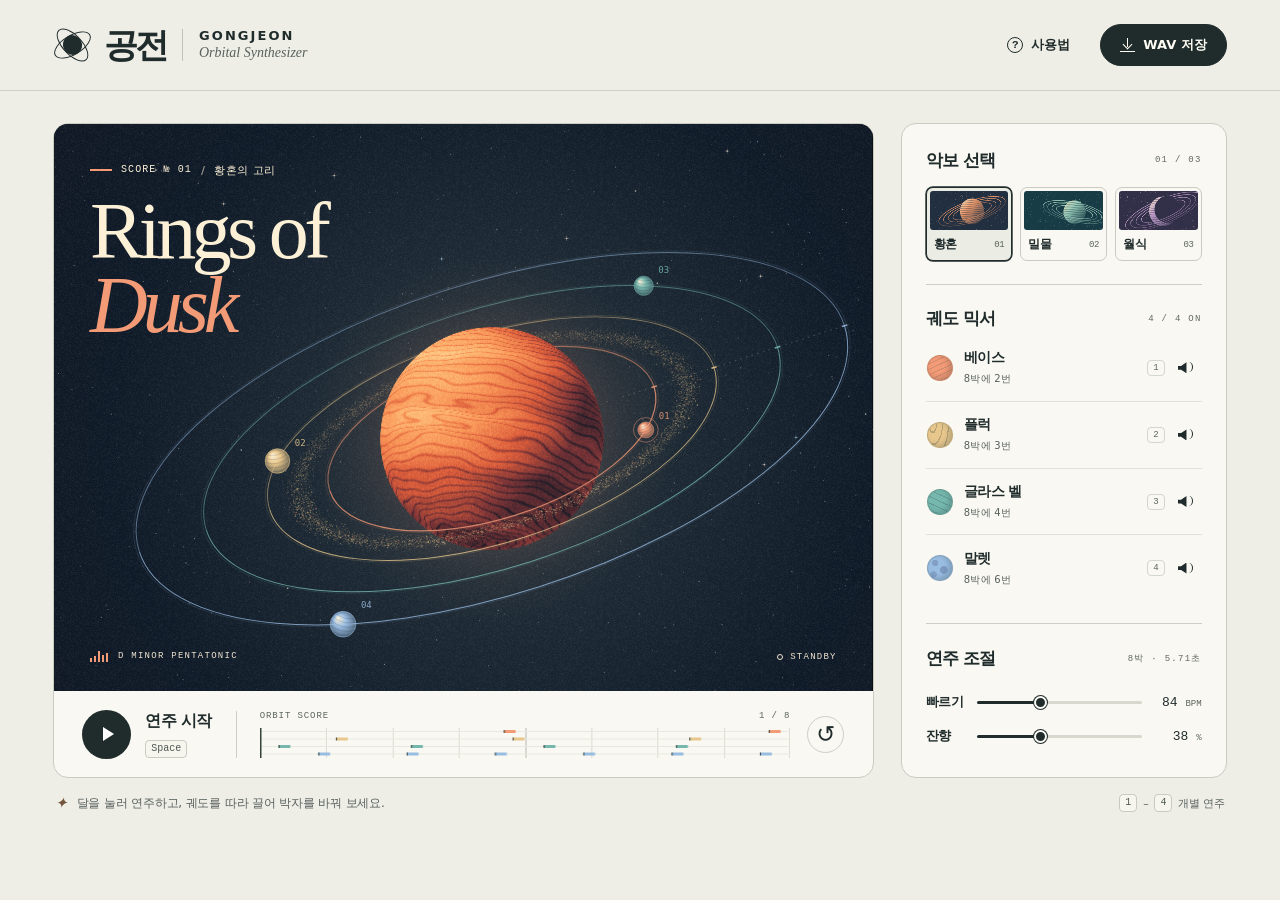
<file: index.html>
<!doctype html>
<html lang="ko">
<head>
  <meta charset="utf-8">
  <meta name="viewport" content="width=device-width, initial-scale=1">
  <meta name="theme-color" content="#edece5">
  <meta name="description" content="네 개의 달이 도는 속도와 위치로 연주하는 작은 궤도 악기, 공전.">
  <title>공전 · Gongjeon Orbital Synthesizer</title>
  <link rel="stylesheet" href="instrument.css">
  <script defer src="orbit-art.js"></script>
  <script defer src="orbit-sound.js"></script>
  <script defer src="instrument.js"></script>
</head>
<body>
  <header class="site-header">
    <div class="shell header-inner">
      <div class="identity">
        <i class="emblem" aria-hidden="true"><b></b></i>
        <h1>공전</h1>
        <div class="wordmark" lang="en"><strong>GONGJEON</strong><span>Orbital Synthesizer</span></div>
      </div>
      <div class="header-actions">
        <button class="help-button" id="help" type="button" aria-haspopup="dialog"><span class="help-icon" aria-hidden="true">?</span>사용법</button>
        <button class="export-button" id="export" type="button"><i class="download-icon" aria-hidden="true"></i><span>WAV 저장</span></button>
      </div>
    </div>
  </header>
  <main class="shell">
    <div class="workspace">
      <section class="instrument" aria-label="궤도 연주판">
        <div class="sky" id="sky">
          <canvas id="orbit" aria-label="네 개의 달이 움직이는 궤도 악보. 달을 눌러 소리를 내거나 궤도를 따라 끌어 박자를 바꿀 수 있습니다. 키보드로는 아래 궤도 믹서를 사용하세요."></canvas>
          <div class="poster-type">
            <div class="score-label"><span class="score-line"></span><span id="score-number">SCORE № 01</span><span class="score-separator">/</span><span id="score-name">황혼의 고리</span></div>
            <h2 lang="en"><span id="title-top">Rings of</span><em id="title-bottom">Dusk</em></h2>
          </div>
          <div class="poster-bottom"><span class="scale-icon" aria-hidden="true"><b></b><b></b><b></b><b></b><b></b></span><span id="scale-name">D MINOR PENTATONIC</span></div>
          <div class="stage-state"><i></i><span id="stage-state">STANDBY</span></div>
        </div>
        <div class="transport">
          <button id="play" type="button" class="play" aria-label="연주 시작" aria-pressed="false"><span class="play-dial"><i class="play-icon" aria-hidden="true"></i></span><span class="play-info"><strong id="play-label">연주 시작</strong><span><kbd>Space</kbd></span></span></button>
          <div class="roll">
            <div class="roll-head"><span lang="en">ORBIT SCORE</span><span id="position">1 / 8</span></div>
            <canvas id="sequence" aria-label="네 궤도의 음이 나타나는 여덟 박 악보"></canvas>
          </div>
          <button id="reset" class="reset" type="button" aria-label="현재 악보 초기화" title="현재 악보 초기화"><span aria-hidden="true">↺</span></button>
        </div>
      </section>
      <aside class="desk" aria-label="연주 설정">
        <section class="scores">
          <div class="section-heading"><h2>악보 선택</h2><span id="preset-count">01 / 03</span></div>
          <div class="preset-list" role="group" aria-label="악보 선택">
            <button type="button" data-preset="0" aria-label="황혼의 고리" aria-pressed="true"><canvas width="220" height="104" aria-hidden="true"></canvas><span><b>황혼</b><i>01</i></span></button>
            <button type="button" data-preset="1" aria-label="밀물의 파동" aria-pressed="false"><canvas width="220" height="104" aria-hidden="true"></canvas><span><b>밀물</b><i>02</i></span></button>
            <button type="button" data-preset="2" aria-label="보랏빛 월식" aria-pressed="false"><canvas width="220" height="104" aria-hidden="true"></canvas><span><b>월식</b><i>03</i></span></button>
          </div>
        </section>
        <section class="mix">
          <div class="section-heading"><h2>궤도 믹서</h2><span id="voice-count" lang="en">4 / 4 ON</span></div>
          <div id="voices"></div>
        </section>
        <section class="settings">
          <div class="section-heading"><h2>연주 조절</h2><span id="cycle-duration">8박 · 5.71초</span></div>
          <div class="parameter"><label for="tempo">빠르기</label><div class="slider"><input id="tempo" type="range" min="48" max="144" value="84"></div><output for="tempo" id="tempo-value">84 <small>BPM</small></output></div>
          <div class="parameter"><label for="space">잔향</label><div class="slider"><input id="space" type="range" min="0" max="100" value="38"></div><output for="space" id="space-value">38 <small>%</small></output></div>
        </section>
      </aside>
    </div>
    <footer class="instruction-strip">
      <span class="tip"><i class="pointer-icon" aria-hidden="true">✦</i>달을 눌러 연주하고, 궤도를 따라 끌어 박자를 바꿔 보세요.</span>
      <span class="keyboard-tip"><kbd>1</kbd><span>–</span><kbd>4</kbd> 개별 연주</span>
    </footer>
  </main>
  <dialog id="guide" aria-labelledby="guide-title">
    <div class="dialog-head"><h2 id="guide-title">공전 연주법</h2><form method="dialog"><button class="close" aria-label="닫기">×</button></form></div>
    <p>네 개의 달이 점선을 지날 때마다 음이 울립니다. 한 악보는 여덟 박이고, 그동안 달마다 도는 횟수가 달라요.</p>
    <dl>
      <dt>재생과 일시정지</dt><dd>재생 버튼이나 <kbd>Space</kbd>를 누르세요.</dd>
      <dt>한 음 연주</dt><dd>달이나 믹서의 악기 이름을 누르세요. <kbd>1</kbd>부터 <kbd>4</kbd>까지의 숫자 키로도 연주할 수 있어요. 스피커 버튼은 해당 궤도의 자동 연주를 끕니다.</dd>
      <dt>박자 바꾸기</dt><dd>달을 궤도 위에서 끌어 보세요. 키보드로는 믹서의 악기 이름에 초점을 두고 <kbd>←</kbd> <kbd>→</kbd>를 누르면 됩니다.</dd>
      <dt>한 바퀴 간직하기</dt><dd>WAV 저장을 누르면 지금 위치에서 시작하는 여덟 박과 마지막 음의 여운을 내려받습니다.</dd>
    </dl>
  </dialog>
  <div id="notice" role="status" aria-live="polite"></div>
</body>
</html>
</file>
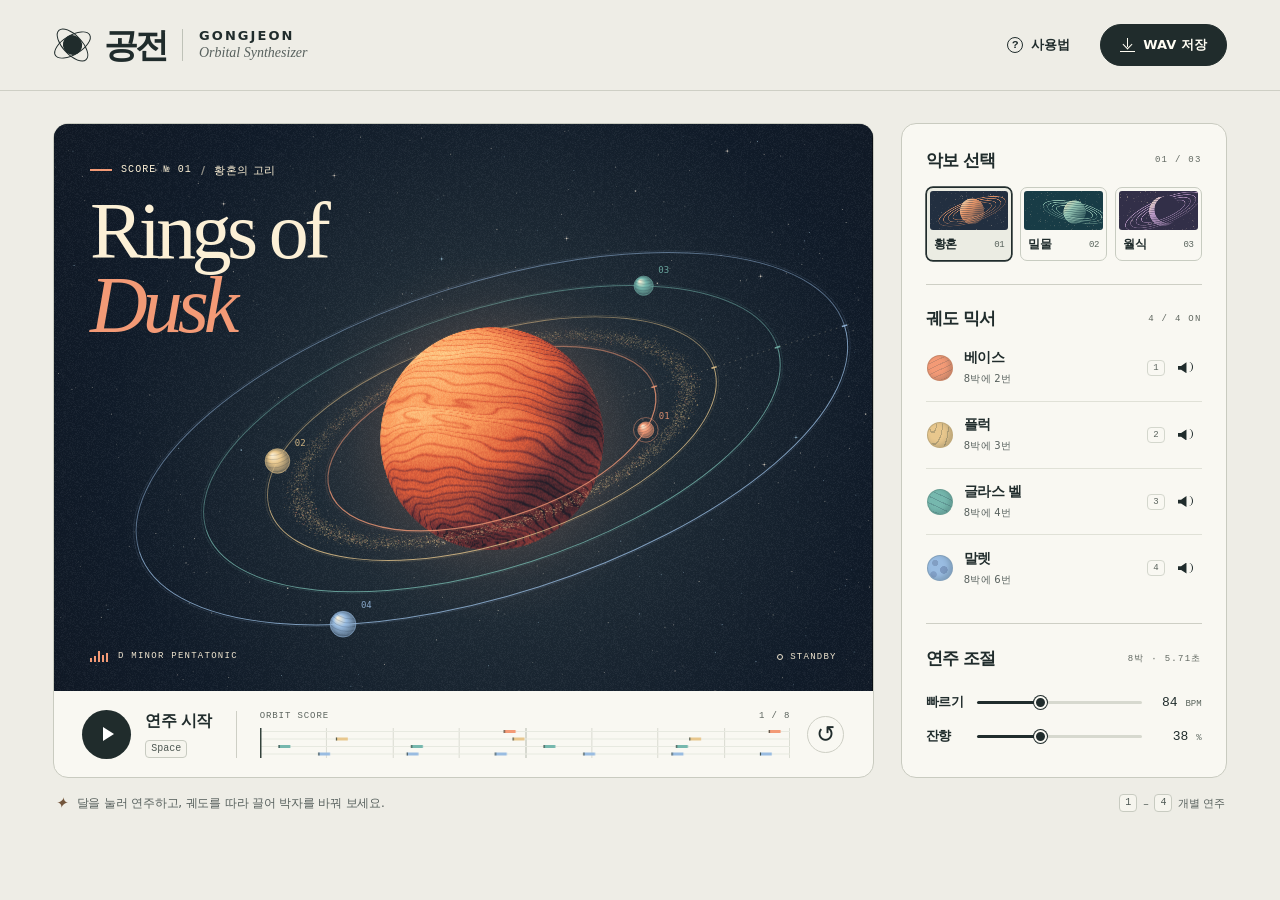
<file: 공전.html>
<!doctype html>
<html lang="ko">
<head>
  <meta charset="utf-8">
  <meta name="viewport" content="width=device-width, initial-scale=1">
  <meta name="theme-color" content="#edece5">
  <meta name="description" content="네 개의 달이 도는 속도와 위치로 연주하는 작은 궤도 악기, 공전.">
  <title>공전 · Gongjeon Orbital Synthesizer</title>
  <style>
:root {
  color-scheme: light;
  --paper: #eeede6;
  --panel: #f9f8f2;
  --ink: #202c2c;
  --muted: #58615e;
  --rule: #cecfc5;
  --accent: #c96a43;
  --mono: "IBM Plex Mono", "SFMono-Regular", Consolas, "Liberation Mono", monospace;
  --sans: "Instrument Sans", Pretendard, "Apple SD Gothic Neo", "Malgun Gothic", system-ui, sans-serif;
  font-family: var(--sans);
  color: var(--ink);
  background: var(--paper);
  -webkit-text-size-adjust: 100%;
}
* { box-sizing: border-box }
body { margin: 0; min-width: 260px }
button, input { font: inherit }
button { cursor: pointer; color: inherit; -webkit-tap-highlight-color: transparent }
button:disabled { cursor: wait; opacity: .65 }
button:focus-visible, input:focus-visible { outline: 3px solid #007d8c; outline-offset: 4px }
button { touch-action: manipulation }
.shell { width: min(100%, 1672px); margin-inline: auto; padding-inline: clamp(20px, 4.15vw, 72px) }
.site-header { border-bottom: 1px solid var(--rule) }
.header-inner, .identity, .header-actions, .help-button, .export-button { display: flex; align-items: center }
.header-inner { min-height: clamp(76px, 10vh, 100px); justify-content: space-between; gap: 12px }
.identity { gap: 12px }
.identity h1 { margin: 0; font-size: 34px; font-weight: 800; letter-spacing: -.09em; line-height: 1 }
.wordmark { margin-left: 4px; border-left: 1px solid #bfc2b8; padding-left: 16px; display: grid; gap: 3px }
.wordmark strong { font: 700 13px/1 var(--sans); letter-spacing: .16em }
.wordmark span { font: italic 14px/1.1 Baskerville, Georgia, serif; color: var(--muted) }
.emblem { width: 39px; height: 42px; display: block; position: relative; transform: rotate(-31deg); flex: none }
.emblem:before, .emblem:after { content: ""; position: absolute; border: 1.6px solid var(--ink); border-radius: 50%; top: 11px; bottom: 11px; left: -1px; right: -1px; z-index: 1 }
.emblem:after { transform: rotate(78deg) }
.emblem b { position: absolute; background: var(--ink); border-radius: 50%; inset: 11px 10px }
.header-actions { gap: clamp(12px, 2.2vw, 36px) }
.help-button, .export-button { gap: 8px; font-size: 13px; font-weight: 650; white-space: nowrap }
.help-button { background: transparent; border: 0; padding: 12px 2px }
.help-icon { display: inline-grid; place-items: center; font: 700 11px var(--mono); width: 16px; height: 16px; border-radius: 50%; border: 1.3px solid currentColor }
.export-button { background: var(--ink); color: #fffdf3; padding: 11px 19px; border-radius: 24px; border: 1px solid var(--ink) }
.export-button:hover, .play:hover .play-dial { background: #384844 }
.download-icon { width: 15px; height: 14px; display: inline-block; position: relative; border-bottom: 1.5px solid }
.download-icon:before { content: ""; position: absolute; width: 1.5px; height: 9px; background: currentColor; top: 0; left: 6.5px }
.download-icon:after { content: ""; position: absolute; width: 6px; height: 6px; border: solid currentColor; border-width: 0 1.5px 1.5px 0; transform: rotate(45deg); top: 3px; left: 4px }
.workspace { display: grid; grid-template-columns: minmax(0, 1fr) clamp(294px, 25.5vw, 402px); gap: clamp(18px, 2.1vw, 36px); margin-top: clamp(22px, 3.6vh, 40px) }
.instrument { min-width: 0; display: flex; flex-direction: column; background: var(--panel); border-radius: 15px; border: 1px solid #c9cbc0; overflow: hidden }
.sky { flex: 1; isolation: isolate; min-height: clamp(458px, 63svh, 770px); position: relative; background: #101b29; color: #fcf0d6; overflow: hidden; --sky-accent: #f39a76 }
.sky canvas { width: 100%; height: 100%; display: block; position: absolute; inset: 0; touch-action: none }
.poster-type, .poster-bottom, .stage-state { pointer-events: none; position: absolute }
.poster-type { top: clamp(24px, 3vw, 54px); left: clamp(20px, 2.8vw, 48px) }
.score-label { display: flex; align-items: center; gap: 9px; color: #fff3d8; font-size: 11px; letter-spacing: .04em; font-weight: 550; text-shadow: 0 1px 3px #101b29 }
.score-label span:first-of-type + span { font: 10px/1 var(--mono); letter-spacing: .11em }
.score-line { width: 22px; height: 2px; background: var(--sky-accent) }
.score-separator { opacity: .55 }
.poster-type h2 { font-family: "Instrument Serif", Baskerville, "Times New Roman", serif; font-size: clamp(58px, 6.25vw, 110px); line-height: .89; letter-spacing: -.058em; font-weight: 400; margin: 18px 0 0 }
.poster-type h2 span, .poster-type h2 em { display: block }
.poster-type h2 em { color: var(--sky-accent); font-weight: 400; letter-spacing: -.063em; line-height: .96; padding-right: .12em }
.poster-bottom, .stage-state { bottom: clamp(20px, 2.3vw, 38px); display: flex; align-items: center; font: 9px/1 var(--mono); letter-spacing: .14em; color: #eee4cf }
.poster-bottom { left: clamp(20px, 2.8vw, 48px); gap: 10px }
.scale-icon { display: flex; height: 11px; align-items: end; gap: 2px }
.scale-icon b { display: block; width: 2px; background: var(--sky-accent); height: 35% }
.scale-icon b:nth-child(2) { height: 50% }.scale-icon b:nth-child(3) { height: 100% }.scale-icon b:nth-child(4) { height: 65% }.scale-icon b:nth-child(5) { height: 85% }
.stage-state { right: clamp(20px, 2.8vw, 48px); gap: 7px }
.stage-state i { width: 6px; height: 6px; border: 1px solid currentColor; border-radius: 50% }
.playing .stage-state i { background: var(--sky-accent); border-color: var(--sky-accent) }
.transport { display: flex; align-items: center; padding: 17px clamp(16px, 2.2vw, 35px); gap: clamp(10px, 1.1vw, 18px); min-height: 86px }
.play { border: 0; padding: 0; display: flex; gap: clamp(10px,1.1vw,18px); align-items: center; text-align: left; background: transparent; border-radius: 7px }
.play-dial { background: var(--ink); color: white; width: 49px; height: 49px; border-radius: 50%; display: grid; place-items: center; flex: none }
.play-icon { width: 0; height: 0; border-top: 7px solid transparent; border-bottom: 7px solid transparent; border-left: 11px solid currentColor; transform: translateX(2px) }
.playing .play-icon { border: solid currentColor; border-width: 0 4px; width: 12px; height: 14px; transform: none }
.play-info { display: grid; gap: 6px; white-space: nowrap; min-width: 61px }
.play-info strong { font-size: 16px; font-weight: 700; letter-spacing: -.045em }
kbd { display: inline-block; font: 10px/1.2 var(--mono); background: #f6f5ee; color: #4e5853; border: 1px solid #c8cbc1; border-radius: 4px; padding: 2px 5px; vertical-align: middle }
.roll { min-width: 0; flex: 1; border-left: 1px solid var(--rule); padding-left: clamp(14px, 1.8vw, 30px); margin-left: clamp(0px, .8vw, 14px) }
.roll-head { display: flex; align-items: center; justify-content: space-between; color: #5c645e; font: 9px/1.2 var(--mono); letter-spacing: .1em; margin-bottom: 6px }
.roll canvas { display: block; width: 100%; height: 30px }
.reset, .close { background: transparent; border: 1px solid var(--rule); border-radius: 50%; display: grid; place-items: center }
.reset { align-self: center; width: 37px; height: 37px; flex: none; margin-left: 3px; font: 23px/1 system-ui, sans-serif }
.reset:hover, .close:hover, .mute:hover { background: #e4e6db }
.desk { background: var(--panel); border: 1px solid #c9cbc0; border-radius: 15px; padding: clamp(20px, 1.9vw, 32px); display: flex; flex-direction: column }
.desk section+section { border-top: 1px solid var(--rule); margin-top: clamp(17px, 2.5vh, 32px); padding-top: clamp(16px, 2.5vh, 31px) }
.section-heading { display: flex; align-items: center; justify-content: space-between; gap: 8px; margin-bottom: clamp(11px, 1.65vh, 19px) }
.section-heading h2 { font-size: clamp(17px, 1.35vw, 22px); font-weight: 720; letter-spacing: -.055em; line-height: 1.35; margin: 0 }
.section-heading>span { font: 9px var(--mono); letter-spacing: .14em; color: #626962 }
.preset-list { display: grid; grid-template-columns: repeat(3, minmax(0,1fr)); gap: 8px }
.preset-list button { border: 1px solid #c8ccc1; padding: 3px; background: var(--panel); border-radius: 7px; min-width: 0; text-align: left }
.preset-list button:hover { border-color: #7c837b }
.preset-list button[aria-pressed=true] { border-color: var(--ink); box-shadow: 0 0 0 .7px var(--ink); background: #ebece3 }
.preset-list canvas { width: 100%; display: block; aspect-ratio: 2/1; border-radius: 3px }
.preset-list button>span { display: flex; align-items: center; justify-content: space-between; padding: 6px 4px 4px; font-size: 12px; letter-spacing: -.03em }
.preset-list b { font-weight: 650 }.preset-list i { font: 9px var(--mono); color: #58635c }
.mix { flex: 1; display: flex; flex-direction: column }.mix .section-heading { margin-bottom: 4px }
#voices { flex: 1; display: grid; grid-template-rows: repeat(4,1fr) }
.voice { min-height: 47px; display: flex; align-items: center; gap: 5px; position: relative }
.voice+.voice { border-top: 1px solid #e0e1d7 }
.voice-key { padding: 4px 1px; display: flex; flex: 1; gap: 11px; align-items: center; background: transparent; border: 0; min-width: 0; text-align: start; align-self: stretch }
.voice-key:hover .voice-name { text-decoration: underline; text-underline-offset: 3px }
.voice-planet { width: 26px; height: 26px; border-radius: 50%; flex: none; border: 1px solid #26372e36; background-color: var(--color); position: relative; overflow: hidden; box-shadow: inset -3px -2px 5px #1b2b3333 }
.voice-planet:before { content: ""; position: absolute; inset: 0; border-radius: 50%; background: repeating-linear-gradient(155deg, transparent 0 2px,#233b432a 2px 3px, transparent 3px 5px); }
.voice:nth-child(2) .voice-planet:before { background: repeating-radial-gradient(75% 150% at 20% 10%,transparent 0 3px,#34413b45 3px 4px,transparent 4px 6px) }
.voice:nth-child(3) .voice-planet:before { background: repeating-linear-gradient(25deg,transparent 0 4px,#314c5a45 4px 5px,transparent 5px 6px) }
.voice:nth-child(4) .voice-planet:before { background: radial-gradient(circle at 30% 29%,#53668855 0 12%,transparent 14%),radial-gradient(circle at 66% 58%,#43568255 0 17%,transparent 19%),radial-gradient(circle at 23% 77%,#43568244 0 11%,transparent 14%) }
.voice-name { font-weight: 650; font-size: 14px; letter-spacing: -.04em; display: block }
.voice-cycles { font-size: 10px; line-height: 1.5; color: var(--muted); letter-spacing: .02em }
.voices-digit { font: 9px var(--mono); color: #5b645e; background: transparent; border-color: #d4d7cd; margin-left: auto }
.mute { border: 0; border-radius: 5px; background: transparent; width: 31px; height: 36px; display: grid; place-items: center; flex: none }
.speaker { width: 19px; height: 15px; position: relative; display: block }
.speaker:before { content: ""; position: absolute; left: 1px; top: 2px; width: 10px; height: 11px; clip-path: polygon(0 33%,35% 33%,89% 0,89% 100%,35% 68%,0 68%); background: currentColor }
.speaker:after { content: ""; position: absolute; left: 8px; top: 2px; width: 7px; height: 10px; border-right: 1.5px solid currentColor; border-radius: 50% }
.is-muted .voice-planet { filter: grayscale(1); opacity: .42 }.is-muted .voice-name { color: #64716c }
.is-muted .speaker:after { top: 2px; left: 12px; width: 1.5px; height: 11px; border: 0; border-radius: 0; background: currentColor; transform: rotate(35deg) }
.parameter { display: grid; grid-template-columns: 43px minmax(0,1fr) 52px; gap: 8px; align-items: center; min-height: 34px }
.parameter label { font-size: 13px; font-weight: 600; letter-spacing: -.04em }
.parameter output { text-align: right; font: 13px var(--mono); font-variant-numeric: tabular-nums }
.parameter small { font-size: 9px; color: #5a645d }
.slider { display: grid; align-items: center; min-width: 0 }
input[type=range] { --fill: 38%; appearance: none; -webkit-appearance: none; width: 100%; height: 30px; margin: 0; cursor: pointer; background: transparent }
input[type=range]::-webkit-slider-runnable-track { height: 3px; border-radius: 3px; background: linear-gradient(to right, var(--ink) var(--fill),#d7d9cf var(--fill)) }
input[type=range]::-moz-range-track { height: 3px; border-radius: 3px; background: linear-gradient(to right,var(--ink) var(--fill),#d7d9cf var(--fill)) }
input[type=range]::-webkit-slider-thumb { -webkit-appearance: none; width: 13px; height: 13px; border: 2px solid var(--panel); background: var(--ink); border-radius: 50%; margin-top: -5px; box-shadow: 0 0 0 1px var(--ink) }
input[type=range]::-moz-range-thumb { width: 10px; height: 10px; border: 2px solid var(--panel); background: var(--ink); box-shadow: 0 0 0 1px var(--ink); border-radius: 50% }
.instruction-strip { display: flex; justify-content: space-between; align-items: center; gap: 10px; padding: 16px 2px 25px; color: var(--muted); font-size: 12px; letter-spacing: -.015em }
.tip, .keyboard-tip { display: inline-flex; align-items: center; gap: 6px }
.pointer-icon { color: #73563c; margin-right: 3px; font-size: 15px }
.keyboard-tip { white-space: nowrap; font-size: 11px }
dialog { border: 1px solid var(--rule); border-radius: 16px; background: var(--panel); color: var(--ink); width: min(440px, calc(100vw - 32px)); max-height: 86svh; padding: 25px; box-shadow: 0 20px 75px #101b2940 }
dialog::backdrop { background: #18232bd1 }
.dialog-head { display: flex; justify-content: space-between; align-items: center }
.dialog-head h2 { font-size: 22px; letter-spacing: -.06em; margin: 0 }
.close { width: 34px; height: 34px; font-size: 22px }
dialog p, dialog dd { font-size: 14px; line-height: 1.65; word-break: keep-all; color: #43504a }
dialog dt { font-size: 14px; font-weight: 700; margin-top: 15px }
dialog dd { margin: 4px 0 0 }
#notice { position: fixed; bottom: 22px; left: 50%; transform: translateX(-50%); z-index: 4; background: #21342e; color: #fff9eb; max-width: calc(100% - 30px); width: max-content; border-radius: 8px; padding: 10px 16px; font-size: 13px; pointer-events: none; box-shadow: 0 3px 12px #13211b24 }
#notice:empty { display: none }
@media (min-width: 1600px) { .desk { padding: 35px }.section-heading { margin-bottom: 24px }.voice-key { gap: 17px }.voice-planet { width: 32px; height: 32px } }
@media (max-width: 979px) and (min-width: 761px) {
  .shell { padding-inline: 20px }.workspace { grid-template-columns: minmax(0,1fr) 267px; gap: 14px }.desk { padding: 17px }.transport { padding: 14px 12px; gap: 9px }.play-dial { width: 42px; height: 42px }.roll { padding-left: 10px; margin-left: 0 }.poster-type h2 { font-size: 64px }.sky { min-height: 445px }
}
@media (max-width: 760px) {
  .shell { padding-inline: 16px }.header-inner { min-height: 70px }.identity { gap: 8px }.emblem { transform: rotate(-31deg) scale(.86); width: 33px }.identity h1 { font-size: 29px }.wordmark { margin-left: 2px; padding-left: 10px; gap: 2px }.wordmark strong { font-size: 10px; letter-spacing: .12em }.wordmark span { font-size: 11px }.header-actions { gap: 14px }.help-button { gap: 5px; font-size: 12px }.export-button { padding: 9px 13px; font-size: 12px }
  .workspace { display: flex; flex-direction: column; gap: 15px; margin-top: 16px }.sky { flex: none; height: clamp(355px, 93vw, 485px); min-height: 0 }.poster-type { top: 24px; left: 22px }.poster-type h2 { font-size: clamp(52px, 10vw, 72px); margin-top: 13px }.poster-bottom { left: 22px }.poster-bottom,.stage-state { font-size: 8px; letter-spacing: .09em; bottom: 18px }.score-label { font-size: 10px }.transport { min-height: 75px; padding: 12px 15px; gap: 10px }.play-dial { width: 42px; height: 42px }.play-info { min-width: 50px; gap: 4px }.play-info strong { font-size: 14px }.roll { margin-left: 0; padding-left: 12px }.reset { width: 32px; height: 32px; margin-left: 0 }
  .desk { padding: 20px }.desk section+section { margin-top: 18px; padding-top: 17px }.section-heading { margin-bottom: 12px }.preset-list canvas { aspect-ratio: 2.6/1; height: auto; max-height: 66px }.mix .section-heading { margin-bottom: 5px }.voice { min-height: 49px }.parameter { min-height: 40px }.instruction-strip { align-items: flex-start; font-size: 11px; padding-block: 12px 20px }.keyboard-tip { display: none }
}
@media (max-width: 440px) {
  .header-actions { gap: 12px }.help-button { font-size: 0; gap: 0; padding: 9px 4px }.help-icon { width: 20px; height: 20px; font-size: 12px }.roll-head { font-size: 8px }.roll { padding-left: 9px }.sky .poster-type h2 { font-size: 52px }.stage-state { right: 18px }.wordmark { padding-left: 9px }
}
@media (max-width: 350px) {
  .shell { padding-inline: 10px }.wordmark { display: none }.roll-head span:first-child { font-size: 7px }.transport { padding-inline: 10px; gap: 6px }.play-info { min-width: 43px }.reset { width: 29px; height: 29px }.roll { padding-left: 6px }
}

@media (max-width: 760px), (max-width: 979px) and (orientation: portrait) {
  main.shell { display: flex; flex-direction: column }
  .workspace { display: contents }
  .instrument { order: 0; margin-top: 16px }
  .instruction-strip { order: 1; padding: 12px 1px 18px }
  .desk { order: 2; margin-bottom: 20px }
}
@media (min-width: 761px) and (max-width: 979px) and (orientation: portrait) {
  .sky { min-height: 470px }
  .desk { display: grid; grid-template-columns: 1fr 1fr; column-gap: 30px; padding: 24px }
  .desk .mix { grid-column: 2; grid-row: 1 / 3; border: 0; border-left: 1px solid var(--rule); margin: 0; padding: 0 0 0 24px }
  .desk .settings { grid-column: 1 }
}

</style>
</head>
<body>
  <header class="site-header">
    <div class="shell header-inner">
      <div class="identity">
        <i class="emblem" aria-hidden="true"><b></b></i>
        <h1>공전</h1>
        <div class="wordmark" lang="en"><strong>GONGJEON</strong><span>Orbital Synthesizer</span></div>
      </div>
      <div class="header-actions">
        <button class="help-button" id="help" type="button" aria-haspopup="dialog"><span class="help-icon" aria-hidden="true">?</span>사용법</button>
        <button class="export-button" id="export" type="button"><i class="download-icon" aria-hidden="true"></i><span>WAV 저장</span></button>
      </div>
    </div>
  </header>
  <main class="shell">
    <div class="workspace">
      <section class="instrument" aria-label="궤도 연주판">
        <div class="sky" id="sky">
          <canvas id="orbit" aria-label="네 개의 달이 움직이는 궤도 악보. 달을 눌러 소리를 내거나 궤도를 따라 끌어 박자를 바꿀 수 있습니다. 키보드로는 아래 궤도 믹서를 사용하세요."></canvas>
          <div class="poster-type">
            <div class="score-label"><span class="score-line"></span><span id="score-number">SCORE № 01</span><span class="score-separator">/</span><span id="score-name">황혼의 고리</span></div>
            <h2 lang="en"><span id="title-top">Rings of</span><em id="title-bottom">Dusk</em></h2>
          </div>
          <div class="poster-bottom"><span class="scale-icon" aria-hidden="true"><b></b><b></b><b></b><b></b><b></b></span><span id="scale-name">D MINOR PENTATONIC</span></div>
          <div class="stage-state"><i></i><span id="stage-state">STANDBY</span></div>
        </div>
        <div class="transport">
          <button id="play" type="button" class="play" aria-label="연주 시작" aria-pressed="false"><span class="play-dial"><i class="play-icon" aria-hidden="true"></i></span><span class="play-info"><strong id="play-label">연주 시작</strong><span><kbd>Space</kbd></span></span></button>
          <div class="roll">
            <div class="roll-head"><span lang="en">ORBIT SCORE</span><span id="position">1 / 8</span></div>
            <canvas id="sequence" aria-label="네 궤도의 음이 나타나는 여덟 박 악보"></canvas>
          </div>
          <button id="reset" class="reset" type="button" aria-label="현재 악보 초기화" title="현재 악보 초기화"><span aria-hidden="true">↺</span></button>
        </div>
      </section>
      <aside class="desk" aria-label="연주 설정">
        <section class="scores">
          <div class="section-heading"><h2>악보 선택</h2><span id="preset-count">01 / 03</span></div>
          <div class="preset-list" role="group" aria-label="악보 선택">
            <button type="button" data-preset="0" aria-label="황혼의 고리" aria-pressed="true"><canvas width="220" height="104" aria-hidden="true"></canvas><span><b>황혼</b><i>01</i></span></button>
            <button type="button" data-preset="1" aria-label="밀물의 파동" aria-pressed="false"><canvas width="220" height="104" aria-hidden="true"></canvas><span><b>밀물</b><i>02</i></span></button>
            <button type="button" data-preset="2" aria-label="보랏빛 월식" aria-pressed="false"><canvas width="220" height="104" aria-hidden="true"></canvas><span><b>월식</b><i>03</i></span></button>
          </div>
        </section>
        <section class="mix">
          <div class="section-heading"><h2>궤도 믹서</h2><span id="voice-count" lang="en">4 / 4 ON</span></div>
          <div id="voices"></div>
        </section>
        <section class="settings">
          <div class="section-heading"><h2>연주 조절</h2><span id="cycle-duration">8박 · 5.71초</span></div>
          <div class="parameter"><label for="tempo">빠르기</label><div class="slider"><input id="tempo" type="range" min="48" max="144" value="84"></div><output for="tempo" id="tempo-value">84 <small>BPM</small></output></div>
          <div class="parameter"><label for="space">잔향</label><div class="slider"><input id="space" type="range" min="0" max="100" value="38"></div><output for="space" id="space-value">38 <small>%</small></output></div>
        </section>
      </aside>
    </div>
    <footer class="instruction-strip">
      <span class="tip"><i class="pointer-icon" aria-hidden="true">✦</i>달을 눌러 연주하고, 궤도를 따라 끌어 박자를 바꿔 보세요.</span>
      <span class="keyboard-tip"><kbd>1</kbd><span>–</span><kbd>4</kbd> 개별 연주</span>
    </footer>
  </main>
  <dialog id="guide" aria-labelledby="guide-title">
    <div class="dialog-head"><h2 id="guide-title">공전 연주법</h2><form method="dialog"><button class="close" aria-label="닫기">×</button></form></div>
    <p>네 개의 달이 점선을 지날 때마다 음이 울립니다. 한 악보는 여덟 박이고, 그동안 달마다 도는 횟수가 달라요.</p>
    <dl>
      <dt>재생과 일시정지</dt><dd>재생 버튼이나 <kbd>Space</kbd>를 누르세요.</dd>
      <dt>한 음 연주</dt><dd>달이나 믹서의 악기 이름을 누르세요. <kbd>1</kbd>부터 <kbd>4</kbd>까지의 숫자 키로도 연주할 수 있어요. 스피커 버튼은 해당 궤도의 자동 연주를 끕니다.</dd>
      <dt>박자 바꾸기</dt><dd>달을 궤도 위에서 끌어 보세요. 키보드로는 믹서의 악기 이름에 초점을 두고 <kbd>←</kbd> <kbd>→</kbd>를 누르면 됩니다.</dd>
      <dt>한 바퀴 간직하기</dt><dd>WAV 저장을 누르면 지금 위치에서 시작하는 여덟 박과 마지막 음의 여운을 내려받습니다.</dd>
    </dl>
  </dialog>
  <div id="notice" role="status" aria-live="polite"></div>
<script>
// Canvas 2D + Pointer Events, checked 2026-11-27 for Safari 26 / Chromium 158.
// https://developer.mozilla.org/en-US/docs/Web/API/CanvasRenderingContext2D/ellipse
// https://developer.mozilla.org/en-US/docs/Web/API/Element/setPointerCapture
// https://developer.mozilla.org/en-US/docs/Web/API/Window/devicePixelRatio
(() => {
  'use strict';
  const TAU = Math.PI * 2;
  const palettes = [
    {sky:'#101B29', edge:'#101621', haze:'#2A3840', ink:['#F39A76','#E8C78D','#76B8AE','#99BCE1'],
      sun:[[35,29,40],[122,52,55],[221,93,59],[250,153,90],[255,208,140]]},
    {sky:'#0D242A', edge:'#101B26', haze:'#27464B', ink:['#91D9BD','#E4D4A3','#75B7CF','#A6A4D9'],
      sun:[[21,39,53],[35,87,91],[76,153,138],[150,207,163],[227,229,169]]},
    {sky:'#1C1B30', edge:'#171624', haze:'#39354A', ink:['#DDA8E0','#E6B4A2','#90C2CA','#AAA8E6'],
      sun:[[37,32,56],[85,61,106],[150,106,165],[218,158,193],[254,216,196]]}
  ];
  const axes = [0.46, 0.63, 0.81, 1];
  const flattens = [0.47, 0.445, 0.43, 0.42];
  const moonScales = [0.071, 0.11, 0.086, 0.115];

  function randomSequence(seed) {
    return () => {
      seed = (Math.imul(seed, 1664525) + 1013904223) >>> 0;
      return seed / 4294967296;
    };
  }

  function circle(ctx, x, y, radius) {
    ctx.beginPath();
    ctx.arc(x, y, radius, 0, TAU);
  }

  function orbitPoint(g, index, phase) {
    const angle = phase * TAU;
    const radial = g.a * axes[index];
    const x = Math.cos(angle) * radial;
    const y = Math.sin(angle) * radial * flattens[index];
    return {x:g.x + g.cos * x - g.sin * y, y:g.y + g.sin * x + g.cos * y};
  }

  function tidalFlow(lon, lat) {
    const x = lon + 0.34, y = lat - 0.12;
    const turn = 4.3*Math.exp(-2.5*(x*x + y*y));
    const u = x*Math.cos(turn) - y*Math.sin(turn);
    const v = x*Math.sin(turn) + y*Math.cos(turn);
    return v*36 + 2.5*Math.sin(u*4.6 + v*2) + 0.72*Math.sin(u*9.3 - v*3);
  }

  // Turning the sphere's normals into latitude/longitude makes even the smallest
  // bands wrap around the limb, as if they were engraved on a physical globe.
  function engraveSun(radius, palette, preset) {
    const canvas = document.createElement('canvas');
    const size = Math.max(4, Math.min(640, Math.ceil(radius * 2)));
    canvas.width = canvas.height = size;
    const ctx = canvas.getContext('2d');
    const pixels = ctx.createImageData(size, size);
    const data = pixels.data;
    const random = randomSequence(3829);
    const tilt = [0.16, -0.3, 0.35][preset];
    const cos = Math.cos(tilt), sin = Math.sin(tilt);
    const stops = palette.sun;

    for (let iy = 0; iy < size; iy++) {
      const y = (2 * iy + 1) / size - 1;
      for (let ix = 0; ix < size; ix++) {
        const x = (2 * ix + 1) / size - 1;
        const distance = x*x + y*y;
        if (distance >= 1) continue;
        const z = Math.sqrt(1 - distance);
        const u = x*cos + y*sin;
        const v = y*cos - x*sin;
        const lat = Math.asin(v*0.965 + z*0.261);
        const lon = Math.atan2(u, z*0.965 - v*0.261);
        const eddyX = (lon + 0.48) * 1.55;
        const eddyY = (lat - 0.1) * 5.7;
        const eddy = Math.exp(-(eddyX * eddyX + eddyY * eddyY)) * Math.sin(lon*3.5 - lat*32);
        const flow = preset===1 ? tidalFlow(lon,lat) : lat*43 + 1.4*Math.sin(lon*2.6 + lat*9.0)
          + 0.95*Math.sin(lon*6.1 - lat*4.2) + 0.44*Math.sin(lon*13 + lat*11) + eddy*3.3;
        const groove = Math.pow(Math.max(0, Math.cos(flow*1.8)), 4);
        const band = Math.sin(flow * 0.44) * 0.032 + Math.sin(flow*0.17) * 0.048;
        const light = Math.max(0, -0.55*x - 0.59*y + 0.59*z);
        const grain = (random() - 0.5) * 0.11;
        const value = Math.min(0.999, Math.max(0, 0.17 + light*0.72 + band + grain - groove*0.19
          + Math.pow(1-z, 6)*0.16));
        const stop = Math.floor(value*4);
        const mix = value*4 - stop;
        const offset = (iy*size + ix)*4;
        for (let channel=0; channel<3; channel++) {
          data[offset+channel] = stops[stop][channel]*(1-mix) + stops[stop+1][channel]*mix;
        }
        data[offset+3] = Math.min(255, (1-distance)*size*110);
      }
    }
    ctx.putImageData(pixels, 0, 0);
    return canvas;
  }

  function drawEclipse(ctx, g) {
    const random = randomSequence(7311);
    ctx.save();
    ctx.translate(g.x,g.y);
    ctx.lineWidth = 0.65;
    for (let i=0;i<650;i++) {
      const t=random()*TAU;
      const plume=0.025 + 0.075*Math.pow(0.5+0.5*Math.cos(t*7.4+0.7*Math.sin(t*5)),3);
      const r=g.r*(1+random()*plume);
      ctx.globalAlpha=0.08+random()*0.26;
      ctx.strokeStyle=['#E9C5E9','#A9B7E8','#FECAAA'][i%3];
      ctx.beginPath();
      ctx.moveTo(g.r*0.996*Math.cos(t),g.r*0.996*Math.sin(t));
      ctx.lineTo(r*Math.cos(t+0.003),r*Math.sin(t+0.003));
      ctx.stroke();
    }
    const radius=g.r*0.91;
    ctx.translate(g.r*0.29,-g.r*0.12);
    const shadow=ctx.createRadialGradient(radius*0.30,-radius*0.25,0,0,0,radius);
    shadow.addColorStop(0,'#1D2030');
    shadow.addColorStop(0.83,'#171928');
    shadow.addColorStop(0.98,'#212234');
    shadow.addColorStop(1,'#524356');
    ctx.globalAlpha=1;
    ctx.fillStyle=shadow;
    circle(ctx,0,0,radius);
    ctx.fill();
    ctx.save();
    ctx.clip();
    for (let i=0;i<radius*30;i++) {
      ctx.globalAlpha=random()*0.13;
      ctx.fillStyle=i%2 ? '#D7AACA' : '#707799';
      ctx.fillRect((random()*2-1)*radius,(random()*2-1)*radius,0.64,0.64);
    }
    ctx.restore();
    const rim=ctx.createLinearGradient(-radius,radius,radius,-radius);
    rim.addColorStop(0,'#FFD8C7');
    rim.addColorStop(0.4,'#E3ADCD');
    rim.addColorStop(0.75,'#988FA44A');
    rim.addColorStop(1,'#9391B340');
    ctx.strokeStyle=rim;
    ctx.lineWidth=Math.max(0.75,g.r*0.009);
    circle(ctx,0,0,radius);
    ctx.stroke();
    ctx.restore();
  }

  function drawSky(ctx, g, palette) {
    const random = randomSequence(19273);
    const light = ctx.createRadialGradient(g.x, g.y, 0, g.x, g.y, Math.max(g.w, g.h)*0.85);
    light.addColorStop(0, palette.haze);
    light.addColorStop(0.55, palette.sky);
    light.addColorStop(1, palette.edge);
    ctx.fillStyle = light;
    ctx.fillRect(0, 0, g.w, g.h);

    const tile = document.createElement('canvas');
    tile.width = tile.height = 144;
    const t = tile.getContext('2d');
    const grain = t.createImageData(144,144);
    for (let i=0; i<grain.data.length; i+=4) {
      const tone = random() > 0.49 ? 232 : 0;
      grain.data[i] = grain.data[i+1] = grain.data[i+2] = tone;
      grain.data[i+3] = random()*13;
    }
    t.putImageData(grain, 0, 0);
    ctx.fillStyle = ctx.createPattern(tile,'repeat');
    ctx.fillRect(0, 0, g.w, g.h);

    const count = Math.round(g.w*g.h / 620);
    for (let i=0; i<count; i++) {
      const x = random()*g.w, y = random()*g.h;
      const brightness = random();
      ctx.fillStyle = i%5 ? '#ECE2D1' : '#ACD1E5';
      ctx.globalAlpha = 0.15 + brightness*0.59;
      const size = brightness>0.977 ? 1.35 : 0.35 + random()*0.64;
      ctx.fillRect(x,y,size,size);
      if (brightness>0.989) {
        ctx.globalAlpha = 0.43;
        ctx.fillRect(x-1.8,y+0.4,4.8,0.48);
        ctx.fillRect(x+0.4,y-1.8,0.48,4.8);
      }
    }
    ctx.globalAlpha = 1;
  }

  function drawTracks(ctx, g, palette, front) {
    ctx.save();
    ctx.translate(g.x, g.y);
    ctx.rotate(g.tilt);
    const start = front ? 0 : Math.PI;
    for (let i=0; i<axes.length; i++) {
      const a = g.a*axes[i], b = a*flattens[i];
      ctx.strokeStyle = palette.ink[i];
      ctx.lineWidth = i===0 ? 1.25 : 0.95;
      ctx.globalAlpha = front ? 0.79 : 0.53;
      ctx.beginPath();
      ctx.ellipse(0,0,a,b,0,start,start+Math.PI);
      ctx.stroke();
      ctx.lineWidth = 0.48;
      ctx.globalAlpha = 0.25;
      ctx.beginPath();
      ctx.ellipse(0,0,a+2.6,b+1.4,0,start,start+Math.PI);
      ctx.stroke();
    }
    // A belt of individually printed grains sweeps in front of the sun on
    // the near side and disappears behind the sphere on the far side.
    const random = randomSequence(front ? 6053 : 6490);
    const count = Math.round(g.a * 12);
    for (let i=0; i<count; i++) {
      const t = start + random()*Math.PI;
      const scatter = (random()+random()+random())/3;
      const radius = g.a*(0.495 + scatter*0.102 + Math.sin(t*3)*0.004);
      const x = radius*Math.cos(t);
      const y = radius*0.434*Math.sin(t) + (random()-0.5)*1.25;
      ctx.fillStyle = palette.ink[i%7===0 ? 0 : 1];
      ctx.globalAlpha = (0.08+random()*0.58) * (front ? 1 : 0.72);
      const dot = random() > 0.975 ? 1.12 : 0.32+random()*0.45;
      ctx.fillRect(x, y, dot*1.3, dot);
    }
    // The aligned ticks sit at phase zero for all four musical voices.
    if (front) {
      ctx.strokeStyle = '#EEDEBD';
      ctx.globalAlpha = 0.31;
      ctx.lineWidth = 0.75;
      ctx.setLineDash([1.5,4.4]);
      ctx.beginPath();
      ctx.moveTo(g.a*0.37,0);
      ctx.lineTo(g.a*1.025,0);
      ctx.stroke();
      ctx.setLineDash([]);
      for (let i=0; i<axes.length; i++) {
        const x = axes[i]*g.a;
        ctx.globalAlpha=0.86;
        ctx.fillStyle=palette.ink[i];
        ctx.fillRect(x-2.7,-0.8,5.4,1.6);
      }
    }
    ctx.restore();
  }

  function isOccluded(point, g, preset, padding=0) {
    const x=point.x-g.x, y=point.y-g.y;
    return Math.hypot(x,y)<g.r+padding ||
      (preset===2 && Math.hypot(x-g.r*0.29,y+g.r*0.12)<g.r*0.91+padding);
  }

  function clipOutside(ctx,g,x,y,radius) {
    ctx.beginPath();
    ctx.rect(0,0,g.w,g.h);
    ctx.arc(x,y,radius,0,TAU,true);
    ctx.clip('evenodd');
  }

  function drawMoon(ctx, g, state, index, art) {
    const phase = state.phases[index];
    const pos = orbitPoint(g, index, phase);
    const r = Math.max(4.3,g.r*moonScales[index]);
    const color = palettes[state.preset].ink[index];
    const selected = state.selected===index || art.hover===index;
    const pulse = Math.max(0,Math.min(1,state.pulses[index]));
    const visible = state.enabled[index] || pulse>0.03;
    ctx.save();
    if (Math.sin(phase*TAU)<0 && isOccluded(pos,g,state.preset,r+28)) {
      clipOutside(ctx,g,g.x,g.y,g.r);
      if (state.preset===2) clipOutside(ctx,g,g.x+g.r*0.29,g.y-g.r*0.12,g.r*0.91);
    }
    if (state.playing && visible) {
      const a=g.a*axes[index], angle=phase*TAU;
      ctx.strokeStyle=color;
      ctx.lineWidth=1.35;
      for (let i=0;i<4;i++) {
        ctx.globalAlpha=(4-i)*(0.075+pulse*0.08);
        ctx.beginPath();
        ctx.ellipse(g.x,g.y,a,a*flattens[index],g.tilt,angle-(i+1)*0.049,angle-i*0.049);
        ctx.stroke();
      }
    }
    ctx.globalAlpha = visible ? 1 : 0.37;
    ctx.translate(pos.x, pos.y);

    if (selected || pulse>0.02) {
      ctx.strokeStyle = color;
      ctx.lineWidth = 0.8;
      ctx.globalAlpha = visible ? 0.57 : 0.33;
      circle(ctx,0,0,r+4.4);
      ctx.stroke();
      if (pulse>0.02) {
        ctx.globalAlpha = pulse*0.67;
        circle(ctx,0,0,r+5+(1-pulse)*19);
        ctx.stroke();
      }
    }
    ctx.globalAlpha = visible ? 1 : 0.44;
    const light = ctx.createRadialGradient(-r*0.43,-r*0.51,0,0,0,r*1.1);
    light.addColorStop(0,'#FFF3D9');
    light.addColorStop(0.45,color);
    light.addColorStop(0.94,visible ? color+'72' : '#56626B');
    light.addColorStop(1,'#303944');
    circle(ctx,0,0,r);
    ctx.fillStyle=light;
    ctx.fill();
    ctx.strokeStyle=color;
    ctx.lineWidth=0.58;
    ctx.stroke();
    ctx.save();
    ctx.clip();
    ctx.rotate(-0.35+index*0.23);
    ctx.strokeStyle='#162332';
    ctx.globalAlpha = 0.23;
    ctx.lineWidth=0.65;
    for (let i=-2;i<=2;i++) {
      ctx.beginPath();
      ctx.moveTo(-r,i*r*0.34);
      ctx.quadraticCurveTo(0,i*r*0.34+r*0.48,r,i*r*0.34-r*0.19);
      ctx.stroke();
    }
    ctx.restore();
    if (g.w>390 || selected) {
      ctx.fillStyle = color;
      ctx.globalAlpha = visible ? 0.86 : 0.43;
      ctx.font = '9px ui-monospace, Menlo, monospace';
      const left = pos.x>g.w-38;
      ctx.textAlign = left ? 'right' : 'left';
      ctx.fillText('0'+(index+1),left ? -r-5 : r+5,-r-3);
    }
    ctx.restore();
  }

  window.OrbitArt = class OrbitArt {
    constructor(canvas, callbacks = {}) {
      this.canvas = canvas;
      this.callbacks = callbacks;
      this.ctx = canvas.getContext('2d',{alpha:false});
      this.base = document.createElement('canvas');
      this.hover = -1;
      this.drag = null;
      canvas.style.touchAction = 'none';
      canvas.addEventListener('pointerdown', event => this.down(event));
      canvas.addEventListener('pointermove', event => this.move(event));
      const end = event => {
        if (this.drag && this.drag.id===event.pointerId) {
          this.drag = null;
          this.hover = -1;
          canvas.style.cursor = '';
          if (this.state) this.render(this.state);
        }
      };
      canvas.addEventListener('pointerup',end);
      canvas.addEventListener('pointercancel',end);
      canvas.addEventListener('lostpointercapture',end);
      canvas.addEventListener('pointerleave',() => {
        if (!this.drag && this.hover!==-1) {
          this.hover = -1;
          this.canvas.style.cursor = '';
          if (this.state) this.render(this.state);
        }
      });
      this.observer = new ResizeObserver(() => {
        this.layout();
        if (this.state) this.render(this.state);
      });
      this.observer.observe(canvas);
      this.layout();
    }

    layout() {
      const rect = this.canvas.getBoundingClientRect();
      const w = rect.width, h = rect.height;
      if (w<1 || h<1) return;
      const dpr = Math.min(window.devicePixelRatio || 1,2);
      if (this.g && this.g.w===w && this.g.h===h && this.g.dpr===dpr) return;
      this.canvas.width = this.base.width = Math.round(w*dpr);
      this.canvas.height = this.base.height = Math.round(h*dpr);
      const narrow = w/h<1.13;
      const tilt = narrow ? -0.42 : -0.31;
      const x = w*(narrow ? 0.52 : 0.535), y = h*(narrow ? 0.59 : 0.555);
      const cos = Math.cos(tilt), sin = Math.sin(tilt);
      // A tilted ellipse reaches its lowest point between its major and minor axes.
      const extentX = Math.hypot(cos, flattens[3]*sin) + 0.302*moonScales[3];
      const extentY = Math.hypot(sin, flattens[3]*cos) + 0.302*moonScales[3];
      const a = Math.min((w-x-12)/extentX,(h-y-12)/extentY,(y-23)/extentY,h*(narrow ? 0.92 : 1.06));
      const r = Math.max(6, Math.min(a*0.302,h*0.207));
      this.g = {w,h,dpr,x,y,a:Math.max(2,a),r,tilt,cos:Math.cos(tilt),sin:Math.sin(tilt)};
      this.basePreset = -1;
    }

    paintBase(preset) {
      const g=this.g, palette=palettes[preset];
      const ctx=this.base.getContext('2d',{alpha:false});
      ctx.setTransform(g.dpr,0,0,g.dpr,0,0);
      drawSky(ctx,g,palette);
      drawTracks(ctx,g,palette,false);
      const corona=ctx.createRadialGradient(g.x,g.y,g.r*0.96,g.x,g.y,g.r*1.65);
      corona.addColorStop(0,palette.ink[0]+'1C');
      corona.addColorStop(0.48,palette.ink[0]+'09');
      corona.addColorStop(1,palette.ink[0]+'00');
      ctx.fillStyle=corona;
      ctx.fillRect(g.x-g.r*1.65,g.y-g.r*1.65,g.r*3.3,g.r*3.3);
      const sun=engraveSun(g.r*g.dpr,palette,preset);
      ctx.drawImage(sun,g.x-g.r,g.y-g.r,g.r*2,g.r*2);
      if (preset===2) drawEclipse(ctx,g);
      drawTracks(ctx,g,palette,true);
      this.basePreset=preset;
    }

    render(state) {
      this.state = state;
      if (!this.g) return;
      if (this.g.dpr!==Math.min(window.devicePixelRatio || 1,2)) this.layout();
      if (this.basePreset!==state.preset) this.paintBase(state.preset);
      const ctx=this.ctx, g=this.g;
      ctx.setTransform(1,0,0,1,0,0);
      ctx.drawImage(this.base,0,0);
      ctx.setTransform(g.dpr,0,0,g.dpr,0,0);
      const order = [0,1,2,3].sort((a,b)=>Math.sin(TAU*state.phases[a])-Math.sin(TAU*state.phases[b]));
      for (const i of order) drawMoon(ctx,g,state,i,this);
    }

    local(event) {
      const rect=this.canvas.getBoundingClientRect();
      return {x:event.clientX-rect.left,y:event.clientY-rect.top};
    }

    phaseAt(index,point) {
      const g=this.g, x=point.x-g.x, y=point.y-g.y;
      const u=(x*g.cos+y*g.sin);
      const v=(-x*g.sin+y*g.cos)/flattens[index];
      return (Math.atan2(v,u)/TAU+1)%1;
    }

    hit(point, touch) {
      const g=this.g, state=this.state;
      let nearest=-1, distance=Infinity;
      for (let i=0; i<axes.length; i++) {
        const moon=orbitPoint(g,i,state.phases[i]);
        const d=Math.hypot(point.x-moon.x,point.y-moon.y);
        if (Math.sin(state.phases[i]*TAU)<0 && isOccluded(moon,g,state.preset,-2)) continue;
        if (d < Math.max(touch ? 22 : 15,g.r*moonScales[i]+5) && d<distance) {
          nearest=i; distance=d;
        }
      }
      if (nearest!==-1) return {index:nearest,moon:true};
      for (let i=0; i<axes.length; i++) {
        const phase=this.phaseAt(i,point);
        if (Math.sin(phase*TAU)<0 && isOccluded(point,g,state.preset)) continue;
        const match=orbitPoint(g,i,phase);
        const d=Math.hypot(point.x-match.x,point.y-match.y);
        if (d < (touch ? 16 : 9) && d<distance) {
          nearest=i; distance=d;
        }
      }
      return nearest===-1 ? null : {index:nearest,moon:false};
    }

    down(event) {
      if (event.button!==0 || this.drag || !this.state || !this.g) return;
      const point=this.local(event), hit=this.hit(point,event.pointerType==='touch');
      if (!hit) return;
      event.preventDefault();
      this.canvas.setPointerCapture(event.pointerId);
      this.drag = {id:event.pointerId,index:hit.index};
      this.canvas.style.cursor='grabbing';
      this.callbacks.onSelect?.(hit.index);
      if (!hit.moon) this.callbacks.onPhase?.(hit.index,this.phaseAt(hit.index,point));
      this.callbacks.onPluck?.(hit.index);
    }

    move(event) {
      if (!this.state || !this.g) return;
      const point=this.local(event);
      if (this.drag) {
        if (event.pointerId===this.drag.id) this.callbacks.onPhase?.(this.drag.index,this.phaseAt(this.drag.index,point));
        return;
      }
      if (event.pointerType==='touch') return;
      const hit=this.hit(point,false);
      const next=hit ? hit.index : -1;
      if (next!==this.hover) {
        this.hover=next;
        this.canvas.style.cursor=hit ? 'grab' : '';
        this.render(this.state);
      }
    }
  };
})();

</script>
<script>
/* Web Audio 1.0, checked 2026-11-27: https://www.w3.org/TR/webaudio-1.0/#AudioBufferSourceNode */
(() => {
  'use strict';

  const RATE = 44100;
  const ROOM_TAIL = 1.25;
  const PANS = [-0.08, -0.40, 0.44, 0.18];
  const ROOTS = [38, 33, 36]; // D2, A1, C2
  const SCALES = [[0, 3, 5, 7, 10], [0, 2, 4, 7, 9], [0, 3, 5, 7, 10]];
  const OCTAVES = [0, 1, 2, 2];
  const MELODIES = [
    [[0, 3, 0, 2], [3, 1, 4, 2, 3, 0], [4, 2, 1, 3], [0, 1, 3, 2, 1, 4]],
    [[0, 3, 4, 3], [2, 4, 3, 1], [3, 1, 4, 2], [4, 2, 1, 0, 2, 3]],
    [[0, 0, 4, 2], [0, 4, 2, 3, 1], [2, 4, 1, 0], [3, 1, 2, 4, 2, 1]]
  ];

  // Each resonant mode specifies the frequency ratio, strike strength and decay in seconds.
  const VOICES = [
    { attack: 0.011, modes: [[1, .42, .28], [2, .145, .17], [3, .048, .09], [5, .025, .048]] },
    { attack: 0.004, modes: [[1, .27, .25], [2.003, .11, .17], [3.012, .085, .093], [5.02, .046, .047]] },
    { attack: 0.009, modes: [[1, .19, .34], [2.004, .065, .23], [2.708, .05, .13], [4.14, .035, .098]] },
    { attack: 0.004, modes: [[1, .23, .145], [3.985, .071, .07], [9.13, .022, .026]] }
  ];

  const clamp = (x, low, high) => Math.max(low, Math.min(x, high));
  const phaseOf = x => ((x % 1) + 1) % 1;
  const saturate = x => Math.tanh(clamp(x, -1, 1) * 1.15) * 0.98;

  function pitch(index, preset, step) {
    const melody = MELODIES[preset][index];
    return ROOTS[preset] + 12 * OCTAVES[index] + SCALES[preset][melody[step % melody.length]];
  }

  function strike(index, midi) {
    const voice = VOICES[index];
    const frequency = 440 * 2 ** ((midi - 69) / 12);
    const frames = Math.ceil(voice.modes[0][2] * 7.5 * RATE);
    const samples = new Float32Array(frames);

    for (const [ratio, strength, decay] of voice.modes) {
      const angle = 2 * Math.PI * frequency * ratio / RATE;
      const coefficient = 2 * Math.cos(angle);
      const damping = Math.exp(-1 / (decay * RATE));
      let older = -Math.sin(angle);
      let previous = 0;
      let amplitude = strength;
      for (let i = 0; i < frames; i++) {
        const next = coefficient * previous - older;
        samples[i] += previous * amplitude;
        older = previous;
        previous = next;
        amplitude *= damping;
      }
    }
    const attack = Math.ceil(voice.attack * RATE);
    for (let i = 0; i < attack; i++) samples[i] *= Math.sin(Math.PI * i / (2 * attack)) ** 2;
    for (let i = 1; i <= 128; i++) samples[frames - i] *= i / 128;
    return samples;
  }

  function roomReturn(samples, right) {
    const wet = new Float32Array(samples.length + Math.ceil(ROOM_TAIL * RATE));
    const delays = right ? [1357, 1777, 2143] : [1223, 1621, 1999];
    for (const delay of delays) {
      const line = new Float32Array(delay);
      let cursor = 0;
      let damped = 0;
      for (let i = 0; i < wet.length; i++) {
        const reflected = line[cursor];
        damped += 0.36 * (reflected - damped);
        line[cursor] = (samples[i] || 0) + damped * 0.66;
        wet[i] += reflected * 0.29;
        if (++cursor === delay) cursor = 0;
      }
    }
    // A short all-pass diffuser scatters the comb echoes without shifting their pitch.
    const diffusion = new Float32Array(right ? 281 : 227);
    let cursor = 0;
    for (let i = 0; i < wet.length; i++) {
      const input = wet[i];
      wet[i] = diffusion[cursor] - input * .58;
      diffusion[cursor] = input + wet[i] * .58;
      if (++cursor === diffusion.length) cursor = 0;
    }
    return wet;
  }

  function writeWav(left, right) {
    const bytes = new ArrayBuffer(44 + left.length * 4);
    const view = new DataView(bytes);
    const tag = (offset, string) => {
      for (let i = 0; i < string.length; i++) view.setUint8(offset + i, string.charCodeAt(i));
    };
    tag(0, 'RIFF');
    view.setUint32(4, bytes.byteLength - 8, true);
    tag(8, 'WAVE');
    tag(12, 'fmt ');
    view.setUint32(16, 16, true);
    view.setUint16(20, 1, true);
    view.setUint16(22, 2, true);
    view.setUint32(24, RATE, true);
    view.setUint32(28, RATE * 4, true);
    view.setUint16(32, 4, true);
    view.setUint16(34, 16, true);
    tag(36, 'data');
    view.setUint32(40, left.length * 4, true);
    for (let i = 0; i < left.length; i++) {
      view.setInt16(44 + i * 4, Math.round(saturate(left[i]) * 32767), true);
      view.setInt16(46 + i * 4, Math.round(saturate(right[i]) * 32767), true);
    }
    return new Blob([bytes], { type: 'audio/wav' });
  }

  window.OrbitSound = class OrbitSound {
    constructor() {
      this.space = .32;
      this.notes = new Map();
      this.sources = new Map();
    }

    get now() { return this.ctx ? this.ctx.currentTime : 0; }

    async unlock() {
      if (!this.ctx) {
        const Audio = window.AudioContext || window.webkitAudioContext;
        if (!Audio) throw new Error('이 브라우저에서 오디오 연주를 지원하지 않습니다.');
        this.ctx = new Audio();
        this.output = this.ctx.createWaveShaper();
        this.output.curve = Float32Array.from({ length: 4097 }, (_, i) => saturate(i / 2048 - 1));
        this.output.connect(this.ctx.destination);
        this.wet = this.ctx.createGain();
        this.wet.gain.value = this.space * .7;
        this.wet.connect(this.output);
      }
      if (this.ctx.state !== 'running') await this.ctx.resume();
      return true;
    }

    setSpace(value) {
      if (!Number.isFinite(value)) return;
      this.space = clamp(value, 0, 1);
      if (this.wet) this.wet.gain.setTargetAtTime(this.space * .7, this.now, .014);
    }

    note(index, preset, step) {
      const midi = pitch(index, preset, step);
      const key = index + '/' + midi;
      let note = this.notes.get(key);
      if (!note) {
        const dry = strike(index, midi);
        const angle = (1 + PANS[index]) * Math.PI / 4;
        note = {
          dry, pan: [Math.cos(angle), Math.sin(angle)],
          wet: [roomReturn(dry, false), roomReturn(dry, true)]
        };
        if (this.notes.size >= 20) this.notes.delete(this.notes.keys().next().value);
        this.notes.set(key, note);
      }
      return note;
    }

    pluck(index, preset = 0, step = 0, when = this.now) {
      if (!this.ctx || !VOICES[index] || !MELODIES[preset]) return;
      const note = this.note(index, preset, Math.max(0, Math.trunc(step)));
      if (!note.buffers) {
        const dry = this.ctx.createBuffer(2, note.dry.length, RATE);
        const wet = this.ctx.createBuffer(2, note.wet[0].length, RATE);
        for (let channel = 0; channel < 2; channel++) {
          const samples = dry.getChannelData(channel);
          for (let i = 0; i < samples.length; i++) samples[i] = note.dry[i] * note.pan[channel];
          wet.getChannelData(channel).set(note.wet[channel]);
        }
        note.buffers = [dry, wet];
      }
      const start = Math.max(this.now, when);
      note.buffers.forEach((buffer, channel) => {
        const source = this.ctx.createBufferSource();
        source.buffer = buffer;
        const gate = this.ctx.createGain();
        source.connect(gate);
        gate.connect(channel ? this.wet : this.output);
        source.onended = () => {
          this.sources.delete(source);
          source.disconnect();
          gate.disconnect();
        };
        this.sources.set(source, { gate, index, start });
        source.start(start);
      });
    }

    cancelScheduled(index = null) {
      this.stop(index, true);
    }

    stop(index = null, futureOnly = false) {
      const time = this.now;
      for (const [source, voice] of this.sources) {
        if (index !== null && voice.index !== index) continue;
        const pending = voice.start > time;
        if (futureOnly && !pending) continue;
        const gain = voice.gate.gain;
        if (pending) {
          gain.setValueAtTime(0, time);
          source.stop(time);
        } else {
          gain.setValueAtTime(1, time);
          gain.linearRampToValueAtTime(0, time + .012);
          source.stop(time + .014);
        }
        this.sources.delete(source);
      }
    }

    async renderWav({ bpm, preset = 0, enabled, space = this.space, phases, cycles, steps = [0, 0, 0, 0] }) {
      if (!Number.isFinite(bpm) || bpm < 20 || bpm > 400 || !MELODIES[preset]) {
        throw new Error('저장할 악보의 속도와 음계를 확인해 주세요.');
      }
      const period = 8 * 60 / bpm;
      const events = [];
      let frames = Math.ceil(period * RATE);
      const voices = Array.from({ length: 4 }, (_, i) => ({
        active: enabled[i], count: cycles[i], phase: phaseOf(phases[i]), nextStep: Math.max(0, Math.trunc(steps[i] || 0))
      }));
      for (const [index, voice] of voices.entries()) {
        if (!voice.active) continue;
        const { count, phase, nextStep } = voice;
        if (!Number.isInteger(count) || count < 1 || count > 64 || !Number.isFinite(phase)) {
          throw new Error('저장할 악보의 궤도를 확인해 주세요.');
        }
        const first = phase === 0 ? 0 : 1 - phase;
        for (let k = 0; k < count; k++) {
          const offset = Math.round((first + k) * period * RATE / count);
          const note = this.note(index, preset, nextStep + k);
          events.push({ offset, note });
          frames = Math.max(frames, offset + (space > 0 ? note.wet[0].length : note.dry.length));
        }
        await new Promise(resolve => setTimeout(resolve, 0));
      }
      const channels = [new Float32Array(frames), new Float32Array(frames)];
      const send = clamp(space, 0, 1) * .7;
      for (const { offset, note } of events) {
        for (let c = 0; c < 2; c++) {
          const output = channels[c];
          for (let i = 0; i < note.dry.length; i++) output[offset + i] += note.dry[i] * note.pan[c];
          if (send) {
            const wet = note.wet[c];
            for (let i = 0; i < wet.length; i++) output[offset + i] += wet[i] * send;
          }
        }
      }
      return writeWav(channels[0], channels[1]);
    }
  };
})();

</script>
<script>
// Native browser APIs checked for Safari 26.3 / Chrome 158 on 2026-11-27.
// https://developer.mozilla.org/en-US/docs/Web/API/BaseAudioContext/currentTime
// https://developer.mozilla.org/en-US/docs/Web/API/HTMLDialogElement/showModal
// https://developer.mozilla.org/en-US/docs/Web/API/URL/createObjectURL_static
(() => {
  'use strict';
  const scores = [
    { name: '황혼의 고리', title: ['Rings of', 'Dusk'], scale: 'D MINOR PENTATONIC', id: 'rings-of-dusk',
      bpm: 84, space: 38, cycles: [2,3,4,6], phases: [.08,.57,.86,.34], colors: ['#F39A76','#E8C78D','#76B8AE','#99BCE1'] },
    { name: '밀물의 파동', title: ['Tidal', 'Echoes'], scale: 'A MAJOR PENTATONIC', id: 'tidal-echoes',
      bpm: 68, space: 61, cycles: [2,3,5,4], phases: [.64,.13,.51,.94], colors: ['#91D9BD','#E4D4A3','#75B7CF','#A6A4D9'] },
    { name: '보랏빛 월식', title: ['Violet', 'Eclipse'], scale: 'C MINOR PENTATONIC', id: 'violet-eclipse',
      bpm: 104, space: 48, cycles: [3,4,5,7], phases: [.63,.04,.38,.82], colors: ['#DDA8E0','#E6B4A2','#90C2CA','#AAA8E6'] }
  ];
  const names = ['베이스', '플럭', '글라스 벨', '말렛'];
  const $ = selector => document.querySelector(selector);
  const mixer = $('#voices');
  const play = $('#play');
  const tempo = $('#tempo');
  const space = $('#space');
  const guide = $('#guide');
  const sequence = $('#sequence');
  const audio = new OrbitSound();
  const state = { preset: 0, selected: 0, playing: false, enabled: [true,true,true,true],
    phases: [], pulses: [0,0,0,0] };
  let score, bpm, offsets, stepZero, cursor;
  let barAnchor = 0, timeAnchor = 0, interval, frame, playRequest = 0;
  let pendingHits = [], manualSteps = [0,0,0,0], flashAt = [-Infinity,-Infinity,-Infinity,-Infinity];
  let lastDraw = -Infinity, lastBeat = -1, noticeTimer;
  const reduced = matchMedia('(prefers-reduced-motion: reduce)');
  const art = new OrbitArt($('#orbit'), {onSelect: i => selectVoice(i), onPhase: moveMoon, onPluck: audition});
  const fraction = n => n - Math.floor(n);
  const snap = n => Math.abs(n - Math.round(n)) < 1e-8 ? Math.round(n) : n;
  const period = () => 480 / bpm;
  const barAt = time => state.playing ? barAnchor + (time-timeAnchor)/period() : barAnchor;
  const rawAt = (i,bar) => snap(offsets[i] + score.cycles[i] * bar);
  const nextBoundary = (i,bar) => Math.ceil(rawAt(i,bar));

  function notice(message) {
    clearTimeout(noticeTimer);
    $('#notice').textContent = message;
    noticeTimer = setTimeout(() => { $('#notice').textContent = ''; }, 3400);
  }

  function preview(canvas, preset) {
    const ctx = canvas.getContext('2d');
    const w = canvas.width, h = canvas.height;
    const bg = ['#222f40','#183c46','#322f48'][preset];
    const color = ['#ec996b','#9bccba','#c19fcd'][preset];
    ctx.fillStyle = bg;
    ctx.fillRect(0,0,w,h);
    let seed = 19 + preset;
    const random = () => (seed = (Math.imul(seed,1664525) + 1013904223) >>> 0) / 4294967296;
    for (let i=0; i<240; i++) {
      ctx.globalAlpha = .2 + random()*.5;
      ctx.fillStyle = '#f1ddc6';
      ctx.fillRect(random()*w, random()*h, 1.2, 1.2);
    }
    ctx.globalAlpha = 1;
    const x = w * [.54,.64,.56][preset], y = h * [.52,.54,.52][preset];
    const r = h * [.33,.30,.38][preset], tilt = [-.30,.20,-.38][preset];
    function ring(size, start, stop) {
      ctx.beginPath();
      ctx.ellipse(x,y,size,size * .29,tilt,start,stop);
      ctx.stroke();
    }
    ctx.lineWidth=1.4; ctx.strokeStyle=color;
    for (let i=1; i<=4; i++) ring(r*(1.25+i*.40), Math.PI, Math.PI*2);
    const g = ctx.createLinearGradient(x-r,y-r,x+r,y+r);
    g.addColorStop(0,'#fbebc3'); g.addColorStop(.36,color); g.addColorStop(1,bg);
    ctx.fillStyle=g; ctx.beginPath(); ctx.arc(x,y,r,0,Math.PI*2); ctx.fill();
    ctx.save(); ctx.clip();
    ctx.strokeStyle=bg; ctx.lineWidth=1.6; ctx.globalAlpha=.45;
    for(let i=-9;i<10;i++) {
      ctx.beginPath(); ctx.moveTo(x-r*1.2,y+i*r*.15);
      ctx.bezierCurveTo(x-r*.4,y+i*r*.15+r*.3,x+r*.4,y+i*r*.15-r*.2,x+r*1.2,y+i*r*.15+r*.15); ctx.stroke();
    }
    ctx.restore();
    if (preset===2) {
      ctx.fillStyle=bg; ctx.beginPath(); ctx.arc(x+r*.29,y-r*.12,r*.91,0,Math.PI*2); ctx.fill();
    }
    ctx.strokeStyle=color;
    for (let i=1;i<=4;i++) { ctx.globalAlpha=.82-i*.1; ring(r*(1.25+i*.40),0,Math.PI); }
    ctx.globalAlpha=1;
  }

  function setupMixer() {
    names.forEach((name,i) => {
      const row = document.createElement('div');
      row.className = 'voice';
      row.innerHTML = '<button type="button" class="voice-key" data-voice="'+i+'"><i class="voice-planet" aria-hidden="true"></i><span><span class="voice-name">'+name+'</span><span class="voice-cycles"></span></span><kbd class="voices-digit">'+(i+1)+'</kbd></button><button type="button" class="mute" data-mute="'+i+'"><i class="speaker" aria-hidden="true"></i></button>';
      const key = row.querySelector('.voice-key');
      key.setAttribute('aria-label',name+' 한 음 연주. 좌우 방향키로 박자 이동');
      key.title = name+' 연주 ('+(i+1)+') · ← → 박자 이동';
      key.addEventListener('click', () => audition(i));
      key.addEventListener('keydown', event => {
        if (event.key!=='ArrowLeft' && event.key!=='ArrowRight') return;
        event.preventDefault();
        selectVoice(i);
        const phase = fraction(rawAt(i,barAt(audio.now)) + (event.key==='ArrowLeft' ? -1 : 1)/32);
        moveMoon(i,phase); notice(name+' 궤도 위치 '+Math.round(phase*360)+'°');
      });
      row.querySelector('.mute').addEventListener('click', () => {
        state.enabled[i] = !state.enabled[i];
        if (!state.enabled[i]) audio.stop(i);
        refreshSchedule(i);
        updateMixer(); wake();
      });
      mixer.append(row);
    });
  }

  function updateMixer() {
    $('#voice-count').textContent=state.enabled.filter(Boolean).length+' / 4 ON';
    Array.from(mixer.children).forEach((row,i) => {
      row.style.setProperty('--color',score.colors[i]);
      row.classList.toggle('is-muted',!state.enabled[i]);
      row.querySelector('.voice-cycles').textContent = '8박에 '+score.cycles[i]+'번';
      const mute = row.querySelector('.mute');
      mute.setAttribute('aria-pressed',String(!state.enabled[i]));
      mute.setAttribute('aria-label',names[i]+' 음소거');
      mute.title = names[i] + (state.enabled[i] ? ' 음소거' : ' 소리 켜기');
    });
  }

  function selectVoice(i) { state.selected=i; wake(); }

  function setSliders() {
    tempo.value = bpm;
    $('#cycle-duration').textContent = '8박 · '+period().toFixed(2)+'초';
    $('#tempo-value').innerHTML = bpm+' <small>BPM</small>';
    $('#space-value').innerHTML = space.value+' <small>%</small>';
    for (const input of [tempo,space]) {
      const fill = (input.value-input.min)/(input.max-input.min)*100;
      input.style.setProperty('--fill',fill+'%');
    }
    tempo.setAttribute('aria-valuetext',bpm+' BPM');
    space.setAttribute('aria-valuetext',space.value+'%');
    audio.setSpace(Number(space.value)/100);
  }

  function transportLabel() {
    document.body.classList.toggle('playing',state.playing);
    const text = state.playing ? '일시정지' : '연주 시작';
    play.setAttribute('aria-label',text);
    play.setAttribute('aria-pressed',String(state.playing));
    $('#play-label').textContent=text;
    $('#stage-state').textContent=state.playing ? 'IN ORBIT' : 'STANDBY';
  }

  function applyScore(preset) {
    const running = state.playing;
    audio.stop();
    state.preset=preset;
    state.selected=0;
    state.enabled=names.map(() => true);
    score=scores[preset];
    bpm=score.bpm; space.value=score.space;
    offsets=[...score.phases]; stepZero=offsets.map(Math.ceil); cursor=[...stepZero];
    barAnchor=0; timeAnchor=audio.now;
    pendingHits=[]; manualSteps=[0,0,0,0]; flashAt.fill(-Infinity);
    $('#score-number').textContent='SCORE № 0'+(preset+1);
    $('#preset-count').textContent='0'+(preset+1)+' / 03';
    $('#score-name').textContent=score.name;
    $('#title-top').textContent=score.title[0]; $('#title-bottom').textContent=score.title[1];
    $('#scale-name').textContent=score.scale;
    $('#sky').style.setProperty('--sky-accent',score.colors[0]);
    document.querySelectorAll('[data-preset]').forEach((button,i) => button.setAttribute('aria-pressed',String(i===preset)));
    setSliders(); updateMixer(); transportLabel();
    if (running) schedule();
    if (frame) cancelAnimationFrame(frame);
    lastDraw=-Infinity;
    render(performance.now());
  }

  // Schedule crossings against the audio clock. Animation merely reads the same position.
  function schedule() {
    if (!state.playing) return;
    const now=audio.now, end=barAt(now+.14);
    for (let i=0;i<4;i++) {
      if (!state.enabled[i]) continue;
      cursor[i]=Math.max(cursor[i],nextBoundary(i,barAt(now-.025)));
      while (cursor[i]<=rawAt(i,end)) {
        const atBar=(cursor[i]-offsets[i])/score.cycles[i];
        const when=timeAnchor+(atBar-barAnchor)*period();
        audio.pluck(i,state.preset,cursor[i]-stepZero[i],when);
        pendingHits.push({i,when});
        cursor[i]++;
      }
    }
  }

  function refreshSchedule(voice=null) {
    audio.cancelScheduled(voice);
    const now=audio.now;
    pendingHits=pendingHits.filter(hit => hit.when<=now || (voice!==null && hit.i!==voice));
    for (let i=0;i<4;i++) {
      if (voice===null || i===voice) cursor[i]=nextBoundary(i,barAt(now));
    }
    schedule();
  }

  function moveMoon(i,phase) {
    const bar=barAt(audio.now);
    const nextNote=nextBoundary(i,bar)-stepZero[i];
    offsets[i]=phase-bar*score.cycles[i];
    stepZero[i]=Math.ceil(phase)-nextNote;
    refreshSchedule(i); wake();
  }

  async function audition(i) {
    selectVoice(i);
    const request=playRequest, preset=state.preset;
    try {
      await audio.unlock();
      if (request!==playRequest || preset!==state.preset) return;
      audio.pluck(i,preset,manualSteps[i]++);
      flashAt[i]=performance.now(); wake();
    } catch (error) { notice(error.message || '오디오 출력을 열 수 없습니다.'); }
  }

  function pause() {
    playRequest++;
    barAnchor=barAt(audio.now);
    state.playing=false;
    clearInterval(interval); audio.stop();
    pendingHits=[]; flashAt.fill(-Infinity);
    transportLabel(); wake();
  }

  async function togglePlay() {
    if (state.playing) { pause(); return; }
    if (play.disabled) return;
    const request=++playRequest;
    play.disabled=true;
    try {
      await audio.unlock();
      if (request!==playRequest || document.hidden) return;
      timeAnchor=audio.now;
      state.playing=true;
      cursor=offsets.map((_,i) => nextBoundary(i,barAnchor));
      schedule(); interval=setInterval(schedule,30);
      transportLabel(); wake();
    } catch (error) {
      pause(); notice(error.message || '오디오 출력을 열 수 없습니다.');
    } finally { play.disabled=false; }
  }

  function drawScore(bar) {
    const width=sequence.clientWidth, height=sequence.clientHeight;
    if (!width || !height) return;
    const dpr=Math.min(devicePixelRatio || 1,2);
    if (sequence.width!==Math.round(width*dpr) || sequence.height!==Math.round(height*dpr)) {
      sequence.width=Math.round(width*dpr); sequence.height=Math.round(height*dpr);
    }
    const c=sequence.getContext('2d');
    c.setTransform(dpr,0,0,dpr,0,0);
    c.clearRect(0,0,width,height);
    for(let beat=0;beat<9;beat++) {
      c.fillStyle=beat===4 ? '#b5baaf' : '#d9dbd0';
      c.fillRect(Math.min(width-1,Math.round(beat*width/8)),0,1,height);
    }
    for(let i=0;i<4;i++) {
      const y=i*height/4+2;
      c.fillStyle='#e7e9e0'; c.fillRect(0,y+1,width,1);
      c.fillStyle=state.enabled[i] ? score.colors[i] : '#d2d4cb';
      const first=fraction(-offsets[i]);
      for(let k=0;k<score.cycles[i];k++) {
        const x=(first+k)/score.cycles[i]*width;
        const size=Math.min(width-x,Math.max(3,width/45));
        c.fillRect(x,y,size,3);
        c.fillStyle=state.enabled[i] ? '#34423c' : '#aeb6ac'; c.fillRect(x,y,1,3);
        c.fillStyle=state.enabled[i] ? score.colors[i] : '#d2d4cb';
      }
    }
    c.fillStyle='#34423c'; c.fillRect(Math.min(width-1,fraction(bar)*width),0,1.5,height);
    const beat=Math.floor(fraction(bar)*8);
    if (beat!==lastBeat) { $('#position').textContent=(beat+1)+' / 8'; lastBeat=beat; }
  }

  function render(timestamp) {
    frame=0;
    const now=audio.now, bar=barAt(now);
    pendingHits=pendingHits.filter(hit => {
      if(hit.when>now) return true;
      flashAt[hit.i]=Math.max(flashAt[hit.i],timestamp-(now-hit.when)*1000);
      return false;
    });
    for(let i=0;i<4;i++) {
      state.phases[i]=fraction(rawAt(i,bar));
      state.pulses[i]=Math.max(0,1-(timestamp-flashAt[i])/470);
    }
    if (!reduced.matches || !state.playing || timestamp-lastDraw>65) {
      art.render(state); drawScore(bar); lastDraw=timestamp;
    }
    if (state.playing || state.pulses.some(p => p>0)) wake();
  }
  function wake() { if (!frame) frame=requestAnimationFrame(render); }

  setupMixer();
  document.querySelectorAll('[data-preset]').forEach((button,i) => {
    preview(button.querySelector('canvas'),i);
    button.addEventListener('click',() => { if (state.preset!==i) applyScore(i); });
  });
  play.addEventListener('click',togglePlay);
  $('#reset').addEventListener('click',() => { pause(); applyScore(state.preset); notice('현재 악보를 처음 상태로 되돌렸습니다.'); });
  tempo.addEventListener('input',() => {
    const now=audio.now; barAnchor=barAt(now); timeAnchor=now;
    bpm=Number(tempo.value); setSliders(); refreshSchedule(); wake();
  });
  space.addEventListener('input',setSliders);
  $('#help').addEventListener('click',() => guide.showModal());
  guide.addEventListener('click',event => {
    const rect=guide.getBoundingClientRect();
    if(event.target===guide && (event.clientX<rect.left || event.clientX>rect.right || event.clientY<rect.top || event.clientY>rect.bottom)) guide.close();
  });
  document.addEventListener('keydown',event => {
    if(guide.open || event.repeat || event.altKey || event.ctrlKey || event.metaKey || event.shiftKey) return;
    if(event.key>='1' && event.key<='4' && event.key.length===1) { event.preventDefault(); audition(Number(event.key)-1); }
    if(event.code==='Space' && !event.target.closest('button,a,textarea,input:not([type=range])')) { event.preventDefault(); togglePlay(); }
  });
  document.addEventListener('visibilitychange',() => {
    if(document.hidden) pause();
    else wake();
  });
  window.addEventListener('pagehide',pause);
  new ResizeObserver(wake).observe(sequence);

  $('#export').addEventListener('click',async event => {
    if(!state.enabled.some(Boolean)) { notice('저장할 궤도의 소리를 하나 켜 주세요.'); return; }
    const button=event.currentTarget, label=button.querySelector('span');
    const bar=barAt(audio.now), filename='gongjeon-'+score.id+'-'+bpm+'bpm.wav';
    const options={ bpm, preset:state.preset, enabled:[...state.enabled], space:Number(space.value)/100,
      cycles:[...score.cycles], phases:offsets.map((_,i)=>fraction(rawAt(i,bar))),
      steps:offsets.map((_,i)=>nextBoundary(i,bar)-stepZero[i]) };
    button.disabled=true; label.textContent='저장 중…';
    try {
      const blob=await audio.renderWav(options);
      const url=URL.createObjectURL(blob);
      const link=document.createElement('a');
      link.download=filename; link.href=url; document.body.append(link); link.click(); link.remove();
      setTimeout(()=>URL.revokeObjectURL(url),60000);
      notice('여덟 박의 연주를 WAV로 만들었습니다.');
    } catch (error) { notice('WAV 저장에 실패했습니다. '+(error.message || '다시 시도해 주세요.')); }
    finally { button.disabled=false; label.textContent='WAV 저장'; }
  });
  applyScore(0);
})();

</script>
</body>
</html>
</file>
<file: instrument.css>
:root {
  color-scheme: light;
  --paper: #eeede6;
  --panel: #f9f8f2;
  --ink: #202c2c;
  --muted: #58615e;
  --rule: #cecfc5;
  --accent: #c96a43;
  --mono: "IBM Plex Mono", "SFMono-Regular", Consolas, "Liberation Mono", monospace;
  --sans: "Instrument Sans", Pretendard, "Apple SD Gothic Neo", "Malgun Gothic", system-ui, sans-serif;
  font-family: var(--sans);
  color: var(--ink);
  background: var(--paper);
  -webkit-text-size-adjust: 100%;
}
* { box-sizing: border-box }
body { margin: 0; min-width: 260px }
button, input { font: inherit }
button { cursor: pointer; color: inherit; -webkit-tap-highlight-color: transparent }
button:disabled { cursor: wait; opacity: .65 }
button:focus-visible, input:focus-visible { outline: 3px solid #007d8c; outline-offset: 4px }
button { touch-action: manipulation }
.shell { width: min(100%, 1672px); margin-inline: auto; padding-inline: clamp(20px, 4.15vw, 72px) }
.site-header { border-bottom: 1px solid var(--rule) }
.header-inner, .identity, .header-actions, .help-button, .export-button { display: flex; align-items: center }
.header-inner { min-height: clamp(76px, 10vh, 100px); justify-content: space-between; gap: 12px }
.identity { gap: 12px }
.identity h1 { margin: 0; font-size: 34px; font-weight: 800; letter-spacing: -.09em; line-height: 1 }
.wordmark { margin-left: 4px; border-left: 1px solid #bfc2b8; padding-left: 16px; display: grid; gap: 3px }
.wordmark strong { font: 700 13px/1 var(--sans); letter-spacing: .16em }
.wordmark span { font: italic 14px/1.1 Baskerville, Georgia, serif; color: var(--muted) }
.emblem { width: 39px; height: 42px; display: block; position: relative; transform: rotate(-31deg); flex: none }
.emblem:before, .emblem:after { content: ""; position: absolute; border: 1.6px solid var(--ink); border-radius: 50%; top: 11px; bottom: 11px; left: -1px; right: -1px; z-index: 1 }
.emblem:after { transform: rotate(78deg) }
.emblem b { position: absolute; background: var(--ink); border-radius: 50%; inset: 11px 10px }
.header-actions { gap: clamp(12px, 2.2vw, 36px) }
.help-button, .export-button { gap: 8px; font-size: 13px; font-weight: 650; white-space: nowrap }
.help-button { background: transparent; border: 0; padding: 12px 2px }
.help-icon { display: inline-grid; place-items: center; font: 700 11px var(--mono); width: 16px; height: 16px; border-radius: 50%; border: 1.3px solid currentColor }
.export-button { background: var(--ink); color: #fffdf3; padding: 11px 19px; border-radius: 24px; border: 1px solid var(--ink) }
.export-button:hover, .play:hover .play-dial { background: #384844 }
.download-icon { width: 15px; height: 14px; display: inline-block; position: relative; border-bottom: 1.5px solid }
.download-icon:before { content: ""; position: absolute; width: 1.5px; height: 9px; background: currentColor; top: 0; left: 6.5px }
.download-icon:after { content: ""; position: absolute; width: 6px; height: 6px; border: solid currentColor; border-width: 0 1.5px 1.5px 0; transform: rotate(45deg); top: 3px; left: 4px }
.workspace { display: grid; grid-template-columns: minmax(0, 1fr) clamp(294px, 25.5vw, 402px); gap: clamp(18px, 2.1vw, 36px); margin-top: clamp(22px, 3.6vh, 40px) }
.instrument { min-width: 0; display: flex; flex-direction: column; background: var(--panel); border-radius: 15px; border: 1px solid #c9cbc0; overflow: hidden }
.sky { flex: 1; isolation: isolate; min-height: clamp(458px, 63svh, 770px); position: relative; background: #101b29; color: #fcf0d6; overflow: hidden; --sky-accent: #f39a76 }
.sky canvas { width: 100%; height: 100%; display: block; position: absolute; inset: 0; touch-action: none }
.poster-type, .poster-bottom, .stage-state { pointer-events: none; position: absolute }
.poster-type { top: clamp(24px, 3vw, 54px); left: clamp(20px, 2.8vw, 48px) }
.score-label { display: flex; align-items: center; gap: 9px; color: #fff3d8; font-size: 11px; letter-spacing: .04em; font-weight: 550; text-shadow: 0 1px 3px #101b29 }
.score-label span:first-of-type + span { font: 10px/1 var(--mono); letter-spacing: .11em }
.score-line { width: 22px; height: 2px; background: var(--sky-accent) }
.score-separator { opacity: .55 }
.poster-type h2 { font-family: "Instrument Serif", Baskerville, "Times New Roman", serif; font-size: clamp(58px, 6.25vw, 110px); line-height: .89; letter-spacing: -.058em; font-weight: 400; margin: 18px 0 0 }
.poster-type h2 span, .poster-type h2 em { display: block }
.poster-type h2 em { color: var(--sky-accent); font-weight: 400; letter-spacing: -.063em; line-height: .96; padding-right: .12em }
.poster-bottom, .stage-state { bottom: clamp(20px, 2.3vw, 38px); display: flex; align-items: center; font: 9px/1 var(--mono); letter-spacing: .14em; color: #eee4cf }
.poster-bottom { left: clamp(20px, 2.8vw, 48px); gap: 10px }
.scale-icon { display: flex; height: 11px; align-items: end; gap: 2px }
.scale-icon b { display: block; width: 2px; background: var(--sky-accent); height: 35% }
.scale-icon b:nth-child(2) { height: 50% }.scale-icon b:nth-child(3) { height: 100% }.scale-icon b:nth-child(4) { height: 65% }.scale-icon b:nth-child(5) { height: 85% }
.stage-state { right: clamp(20px, 2.8vw, 48px); gap: 7px }
.stage-state i { width: 6px; height: 6px; border: 1px solid currentColor; border-radius: 50% }
.playing .stage-state i { background: var(--sky-accent); border-color: var(--sky-accent) }
.transport { display: flex; align-items: center; padding: 17px clamp(16px, 2.2vw, 35px); gap: clamp(10px, 1.1vw, 18px); min-height: 86px }
.play { border: 0; padding: 0; display: flex; gap: clamp(10px,1.1vw,18px); align-items: center; text-align: left; background: transparent; border-radius: 7px }
.play-dial { background: var(--ink); color: white; width: 49px; height: 49px; border-radius: 50%; display: grid; place-items: center; flex: none }
.play-icon { width: 0; height: 0; border-top: 7px solid transparent; border-bottom: 7px solid transparent; border-left: 11px solid currentColor; transform: translateX(2px) }
.playing .play-icon { border: solid currentColor; border-width: 0 4px; width: 12px; height: 14px; transform: none }
.play-info { display: grid; gap: 6px; white-space: nowrap; min-width: 61px }
.play-info strong { font-size: 16px; font-weight: 700; letter-spacing: -.045em }
kbd { display: inline-block; font: 10px/1.2 var(--mono); background: #f6f5ee; color: #4e5853; border: 1px solid #c8cbc1; border-radius: 4px; padding: 2px 5px; vertical-align: middle }
.roll { min-width: 0; flex: 1; border-left: 1px solid var(--rule); padding-left: clamp(14px, 1.8vw, 30px); margin-left: clamp(0px, .8vw, 14px) }
.roll-head { display: flex; align-items: center; justify-content: space-between; color: #5c645e; font: 9px/1.2 var(--mono); letter-spacing: .1em; margin-bottom: 6px }
.roll canvas { display: block; width: 100%; height: 30px }
.reset, .close { background: transparent; border: 1px solid var(--rule); border-radius: 50%; display: grid; place-items: center }
.reset { align-self: center; width: 37px; height: 37px; flex: none; margin-left: 3px; font: 23px/1 system-ui, sans-serif }
.reset:hover, .close:hover, .mute:hover { background: #e4e6db }
.desk { background: var(--panel); border: 1px solid #c9cbc0; border-radius: 15px; padding: clamp(20px, 1.9vw, 32px); display: flex; flex-direction: column }
.desk section+section { border-top: 1px solid var(--rule); margin-top: clamp(17px, 2.5vh, 32px); padding-top: clamp(16px, 2.5vh, 31px) }
.section-heading { display: flex; align-items: center; justify-content: space-between; gap: 8px; margin-bottom: clamp(11px, 1.65vh, 19px) }
.section-heading h2 { font-size: clamp(17px, 1.35vw, 22px); font-weight: 720; letter-spacing: -.055em; line-height: 1.35; margin: 0 }
.section-heading>span { font: 9px var(--mono); letter-spacing: .14em; color: #626962 }
.preset-list { display: grid; grid-template-columns: repeat(3, minmax(0,1fr)); gap: 8px }
.preset-list button { border: 1px solid #c8ccc1; padding: 3px; background: var(--panel); border-radius: 7px; min-width: 0; text-align: left }
.preset-list button:hover { border-color: #7c837b }
.preset-list button[aria-pressed=true] { border-color: var(--ink); box-shadow: 0 0 0 .7px var(--ink); background: #ebece3 }
.preset-list canvas { width: 100%; display: block; aspect-ratio: 2/1; border-radius: 3px }
.preset-list button>span { display: flex; align-items: center; justify-content: space-between; padding: 6px 4px 4px; font-size: 12px; letter-spacing: -.03em }
.preset-list b { font-weight: 650 }.preset-list i { font: 9px var(--mono); color: #58635c }
.mix { flex: 1; display: flex; flex-direction: column }.mix .section-heading { margin-bottom: 4px }
#voices { flex: 1; display: grid; grid-template-rows: repeat(4,1fr) }
.voice { min-height: 47px; display: flex; align-items: center; gap: 5px; position: relative }
.voice+.voice { border-top: 1px solid #e0e1d7 }
.voice-key { padding: 4px 1px; display: flex; flex: 1; gap: 11px; align-items: center; background: transparent; border: 0; min-width: 0; text-align: start; align-self: stretch }
.voice-key:hover .voice-name { text-decoration: underline; text-underline-offset: 3px }
.voice-planet { width: 26px; height: 26px; border-radius: 50%; flex: none; border: 1px solid #26372e36; background-color: var(--color); position: relative; overflow: hidden; box-shadow: inset -3px -2px 5px #1b2b3333 }
.voice-planet:before { content: ""; position: absolute; inset: 0; border-radius: 50%; background: repeating-linear-gradient(155deg, transparent 0 2px,#233b432a 2px 3px, transparent 3px 5px); }
.voice:nth-child(2) .voice-planet:before { background: repeating-radial-gradient(75% 150% at 20% 10%,transparent 0 3px,#34413b45 3px 4px,transparent 4px 6px) }
.voice:nth-child(3) .voice-planet:before { background: repeating-linear-gradient(25deg,transparent 0 4px,#314c5a45 4px 5px,transparent 5px 6px) }
.voice:nth-child(4) .voice-planet:before { background: radial-gradient(circle at 30% 29%,#53668855 0 12%,transparent 14%),radial-gradient(circle at 66% 58%,#43568255 0 17%,transparent 19%),radial-gradient(circle at 23% 77%,#43568244 0 11%,transparent 14%) }
.voice-name { font-weight: 650; font-size: 14px; letter-spacing: -.04em; display: block }
.voice-cycles { font-size: 10px; line-height: 1.5; color: var(--muted); letter-spacing: .02em }
.voices-digit { font: 9px var(--mono); color: #5b645e; background: transparent; border-color: #d4d7cd; margin-left: auto }
.mute { border: 0; border-radius: 5px; background: transparent; width: 31px; height: 36px; display: grid; place-items: center; flex: none }
.speaker { width: 19px; height: 15px; position: relative; display: block }
.speaker:before { content: ""; position: absolute; left: 1px; top: 2px; width: 10px; height: 11px; clip-path: polygon(0 33%,35% 33%,89% 0,89% 100%,35% 68%,0 68%); background: currentColor }
.speaker:after { content: ""; position: absolute; left: 8px; top: 2px; width: 7px; height: 10px; border-right: 1.5px solid currentColor; border-radius: 50% }
.is-muted .voice-planet { filter: grayscale(1); opacity: .42 }.is-muted .voice-name { color: #64716c }
.is-muted .speaker:after { top: 2px; left: 12px; width: 1.5px; height: 11px; border: 0; border-radius: 0; background: currentColor; transform: rotate(35deg) }
.parameter { display: grid; grid-template-columns: 43px minmax(0,1fr) 52px; gap: 8px; align-items: center; min-height: 34px }
.parameter label { font-size: 13px; font-weight: 600; letter-spacing: -.04em }
.parameter output { text-align: right; font: 13px var(--mono); font-variant-numeric: tabular-nums }
.parameter small { font-size: 9px; color: #5a645d }
.slider { display: grid; align-items: center; min-width: 0 }
input[type=range] { --fill: 38%; appearance: none; -webkit-appearance: none; width: 100%; height: 30px; margin: 0; cursor: pointer; background: transparent }
input[type=range]::-webkit-slider-runnable-track { height: 3px; border-radius: 3px; background: linear-gradient(to right, var(--ink) var(--fill),#d7d9cf var(--fill)) }
input[type=range]::-moz-range-track { height: 3px; border-radius: 3px; background: linear-gradient(to right,var(--ink) var(--fill),#d7d9cf var(--fill)) }
input[type=range]::-webkit-slider-thumb { -webkit-appearance: none; width: 13px; height: 13px; border: 2px solid var(--panel); background: var(--ink); border-radius: 50%; margin-top: -5px; box-shadow: 0 0 0 1px var(--ink) }
input[type=range]::-moz-range-thumb { width: 10px; height: 10px; border: 2px solid var(--panel); background: var(--ink); box-shadow: 0 0 0 1px var(--ink); border-radius: 50% }
.instruction-strip { display: flex; justify-content: space-between; align-items: center; gap: 10px; padding: 16px 2px 25px; color: var(--muted); font-size: 12px; letter-spacing: -.015em }
.tip, .keyboard-tip { display: inline-flex; align-items: center; gap: 6px }
.pointer-icon { color: #73563c; margin-right: 3px; font-size: 15px }
.keyboard-tip { white-space: nowrap; font-size: 11px }
dialog { border: 1px solid var(--rule); border-radius: 16px; background: var(--panel); color: var(--ink); width: min(440px, calc(100vw - 32px)); max-height: 86svh; padding: 25px; box-shadow: 0 20px 75px #101b2940 }
dialog::backdrop { background: #18232bd1 }
.dialog-head { display: flex; justify-content: space-between; align-items: center }
.dialog-head h2 { font-size: 22px; letter-spacing: -.06em; margin: 0 }
.close { width: 34px; height: 34px; font-size: 22px }
dialog p, dialog dd { font-size: 14px; line-height: 1.65; word-break: keep-all; color: #43504a }
dialog dt { font-size: 14px; font-weight: 700; margin-top: 15px }
dialog dd { margin: 4px 0 0 }
#notice { position: fixed; bottom: 22px; left: 50%; transform: translateX(-50%); z-index: 4; background: #21342e; color: #fff9eb; max-width: calc(100% - 30px); width: max-content; border-radius: 8px; padding: 10px 16px; font-size: 13px; pointer-events: none; box-shadow: 0 3px 12px #13211b24 }
#notice:empty { display: none }
@media (min-width: 1600px) { .desk { padding: 35px }.section-heading { margin-bottom: 24px }.voice-key { gap: 17px }.voice-planet { width: 32px; height: 32px } }
@media (max-width: 979px) and (min-width: 761px) {
  .shell { padding-inline: 20px }.workspace { grid-template-columns: minmax(0,1fr) 267px; gap: 14px }.desk { padding: 17px }.transport { padding: 14px 12px; gap: 9px }.play-dial { width: 42px; height: 42px }.roll { padding-left: 10px; margin-left: 0 }.poster-type h2 { font-size: 64px }.sky { min-height: 445px }
}
@media (max-width: 760px) {
  .shell { padding-inline: 16px }.header-inner { min-height: 70px }.identity { gap: 8px }.emblem { transform: rotate(-31deg) scale(.86); width: 33px }.identity h1 { font-size: 29px }.wordmark { margin-left: 2px; padding-left: 10px; gap: 2px }.wordmark strong { font-size: 10px; letter-spacing: .12em }.wordmark span { font-size: 11px }.header-actions { gap: 14px }.help-button { gap: 5px; font-size: 12px }.export-button { padding: 9px 13px; font-size: 12px }
  .workspace { display: flex; flex-direction: column; gap: 15px; margin-top: 16px }.sky { flex: none; height: clamp(355px, 93vw, 485px); min-height: 0 }.poster-type { top: 24px; left: 22px }.poster-type h2 { font-size: clamp(52px, 10vw, 72px); margin-top: 13px }.poster-bottom { left: 22px }.poster-bottom,.stage-state { font-size: 8px; letter-spacing: .09em; bottom: 18px }.score-label { font-size: 10px }.transport { min-height: 75px; padding: 12px 15px; gap: 10px }.play-dial { width: 42px; height: 42px }.play-info { min-width: 50px; gap: 4px }.play-info strong { font-size: 14px }.roll { margin-left: 0; padding-left: 12px }.reset { width: 32px; height: 32px; margin-left: 0 }
  .desk { padding: 20px }.desk section+section { margin-top: 18px; padding-top: 17px }.section-heading { margin-bottom: 12px }.preset-list canvas { aspect-ratio: 2.6/1; height: auto; max-height: 66px }.mix .section-heading { margin-bottom: 5px }.voice { min-height: 49px }.parameter { min-height: 40px }.instruction-strip { align-items: flex-start; font-size: 11px; padding-block: 12px 20px }.keyboard-tip { display: none }
}
@media (max-width: 440px) {
  .header-actions { gap: 12px }.help-button { font-size: 0; gap: 0; padding: 9px 4px }.help-icon { width: 20px; height: 20px; font-size: 12px }.roll-head { font-size: 8px }.roll { padding-left: 9px }.sky .poster-type h2 { font-size: 52px }.stage-state { right: 18px }.wordmark { padding-left: 9px }
}
@media (max-width: 350px) {
  .shell { padding-inline: 10px }.wordmark { display: none }.roll-head span:first-child { font-size: 7px }.transport { padding-inline: 10px; gap: 6px }.play-info { min-width: 43px }.reset { width: 29px; height: 29px }.roll { padding-left: 6px }
}

@media (max-width: 760px), (max-width: 979px) and (orientation: portrait) {
  main.shell { display: flex; flex-direction: column }
  .workspace { display: contents }
  .instrument { order: 0; margin-top: 16px }
  .instruction-strip { order: 1; padding: 12px 1px 18px }
  .desk { order: 2; margin-bottom: 20px }
}
@media (min-width: 761px) and (max-width: 979px) and (orientation: portrait) {
  .sky { min-height: 470px }
  .desk { display: grid; grid-template-columns: 1fr 1fr; column-gap: 30px; padding: 24px }
  .desk .mix { grid-column: 2; grid-row: 1 / 3; border: 0; border-left: 1px solid var(--rule); margin: 0; padding: 0 0 0 24px }
  .desk .settings { grid-column: 1 }
}
</file>
